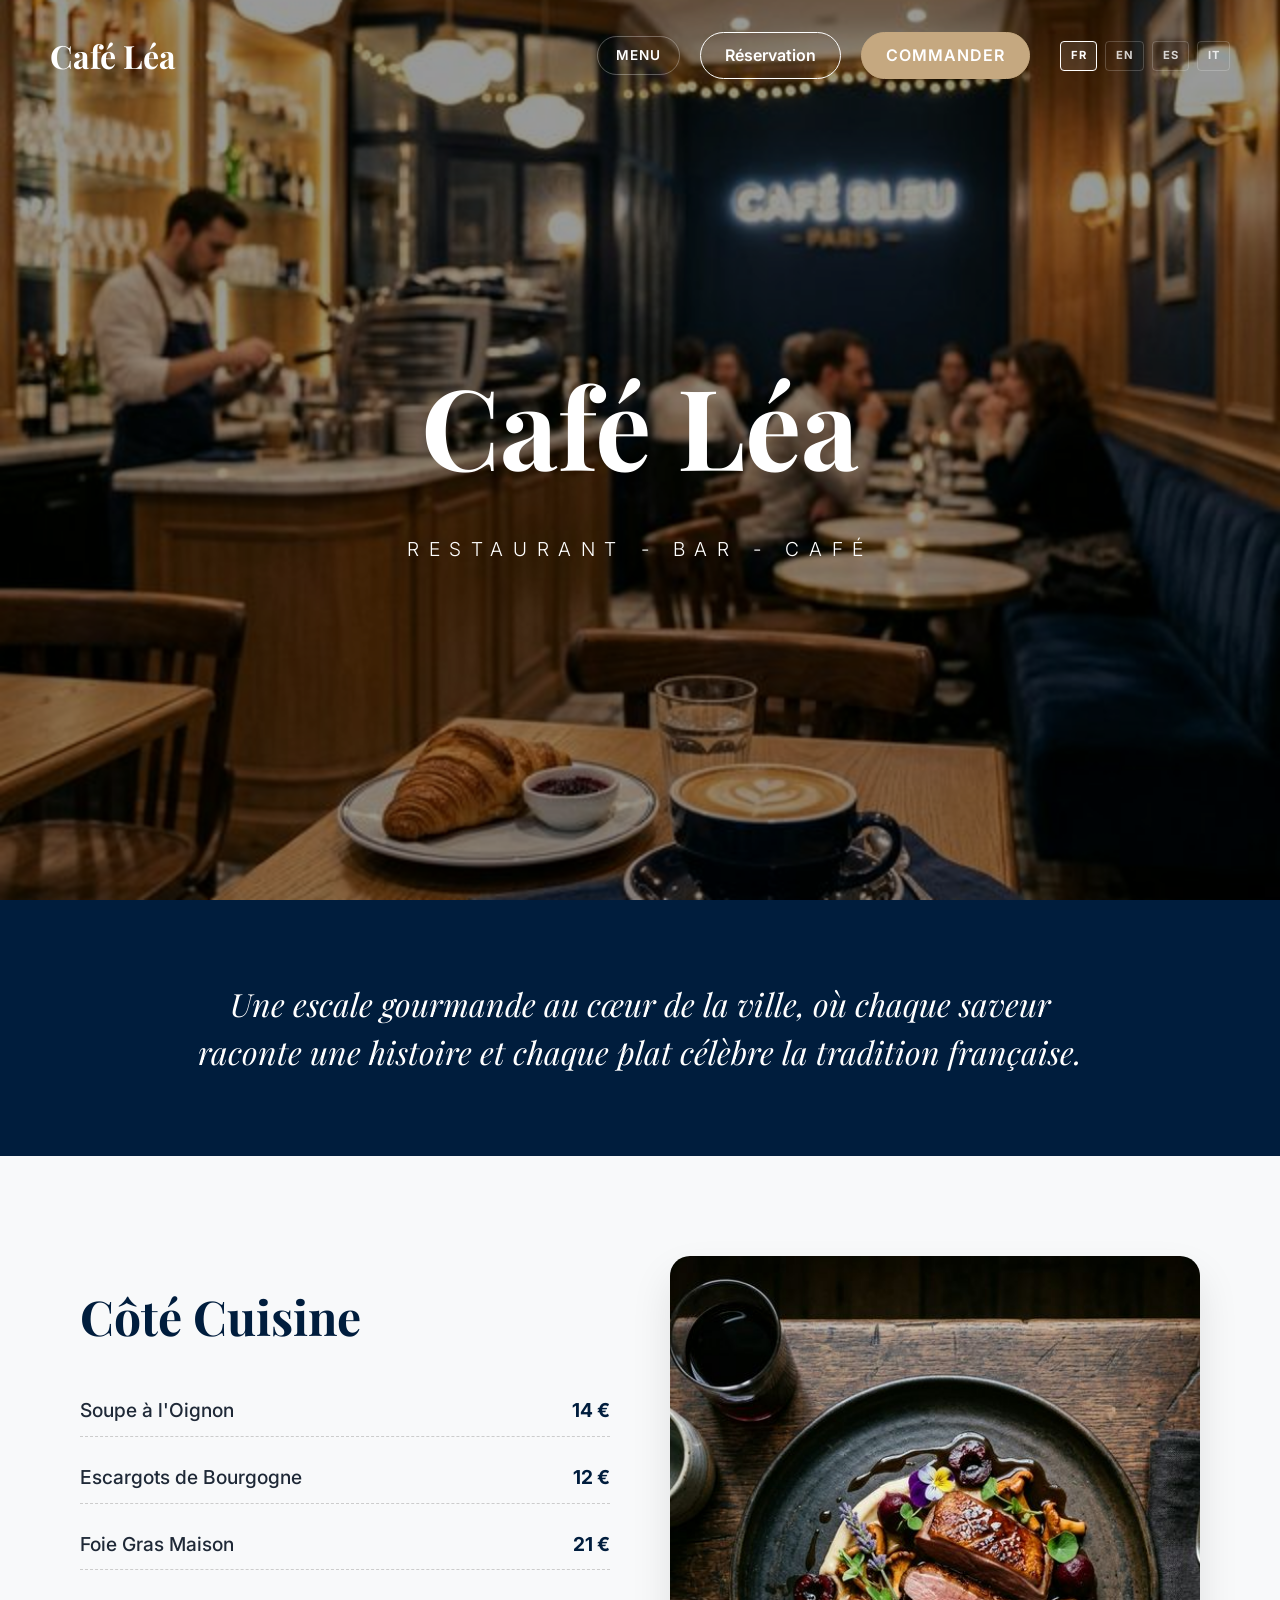
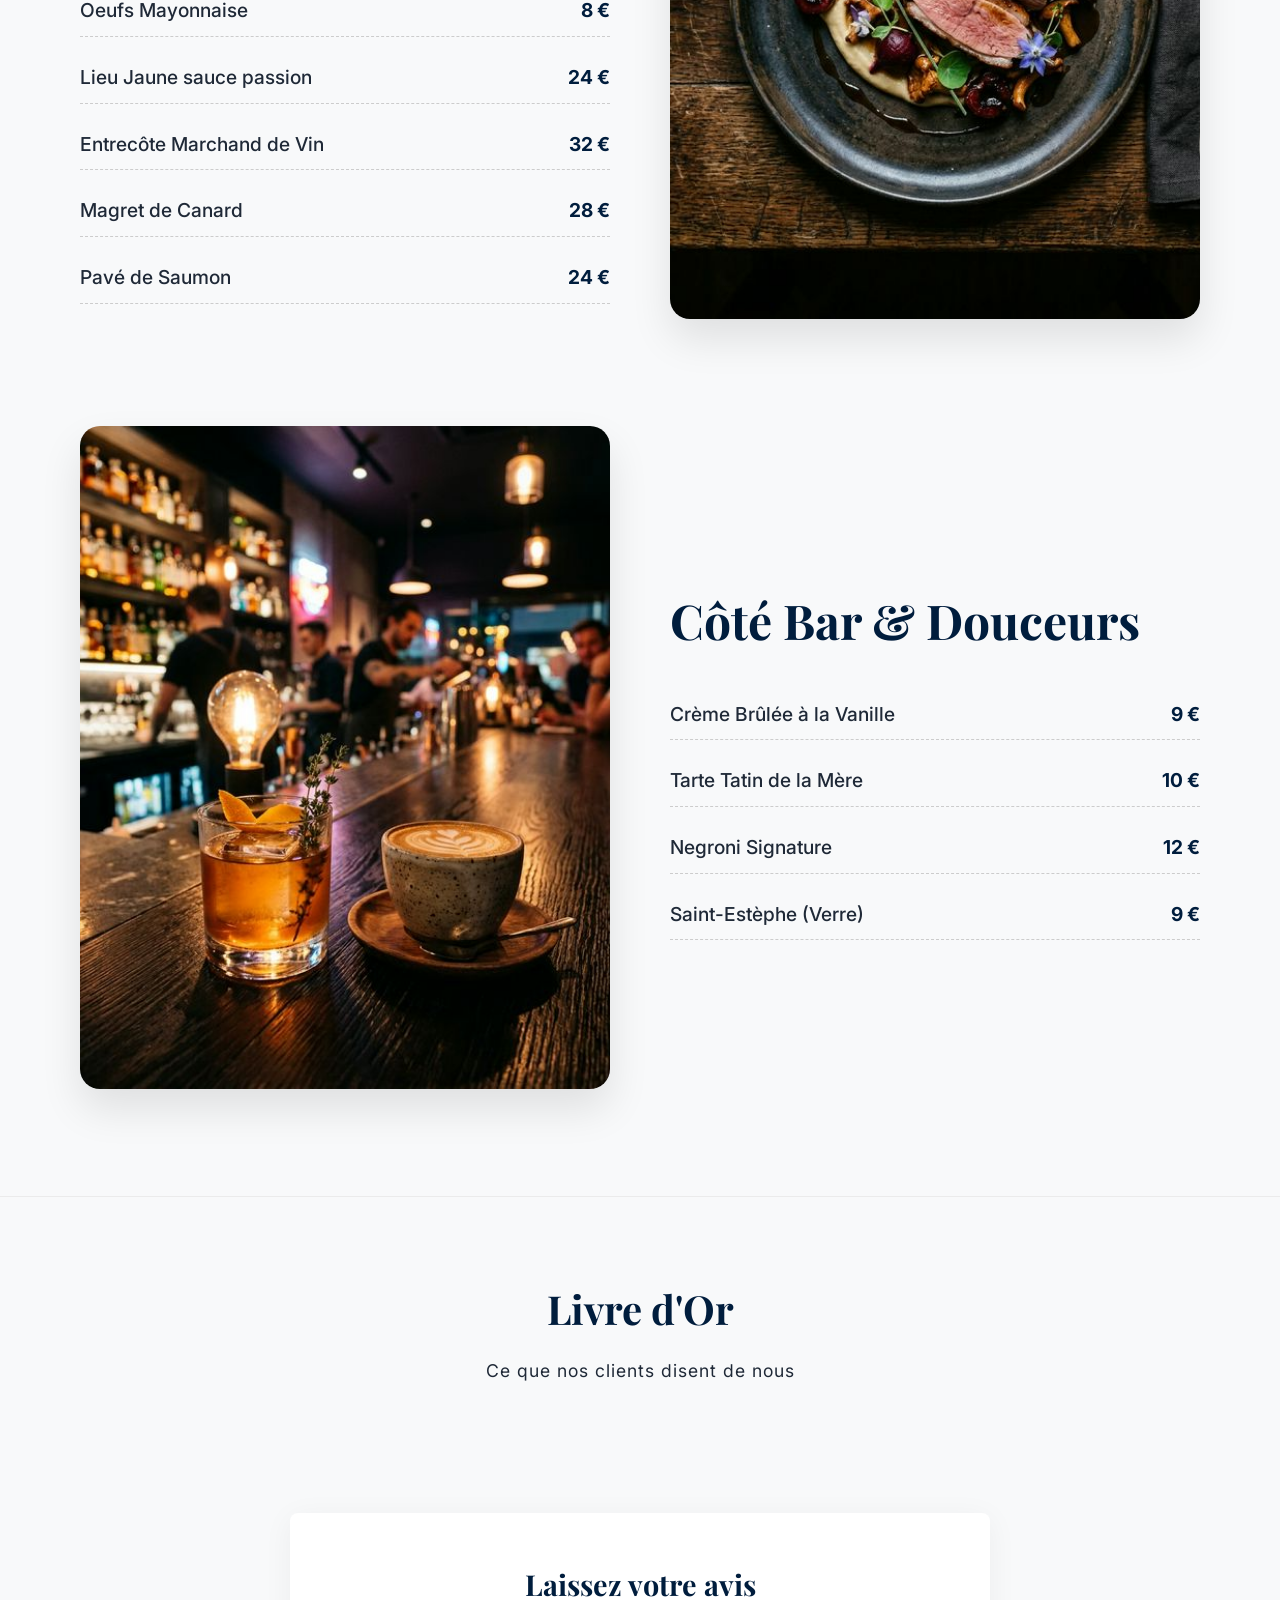
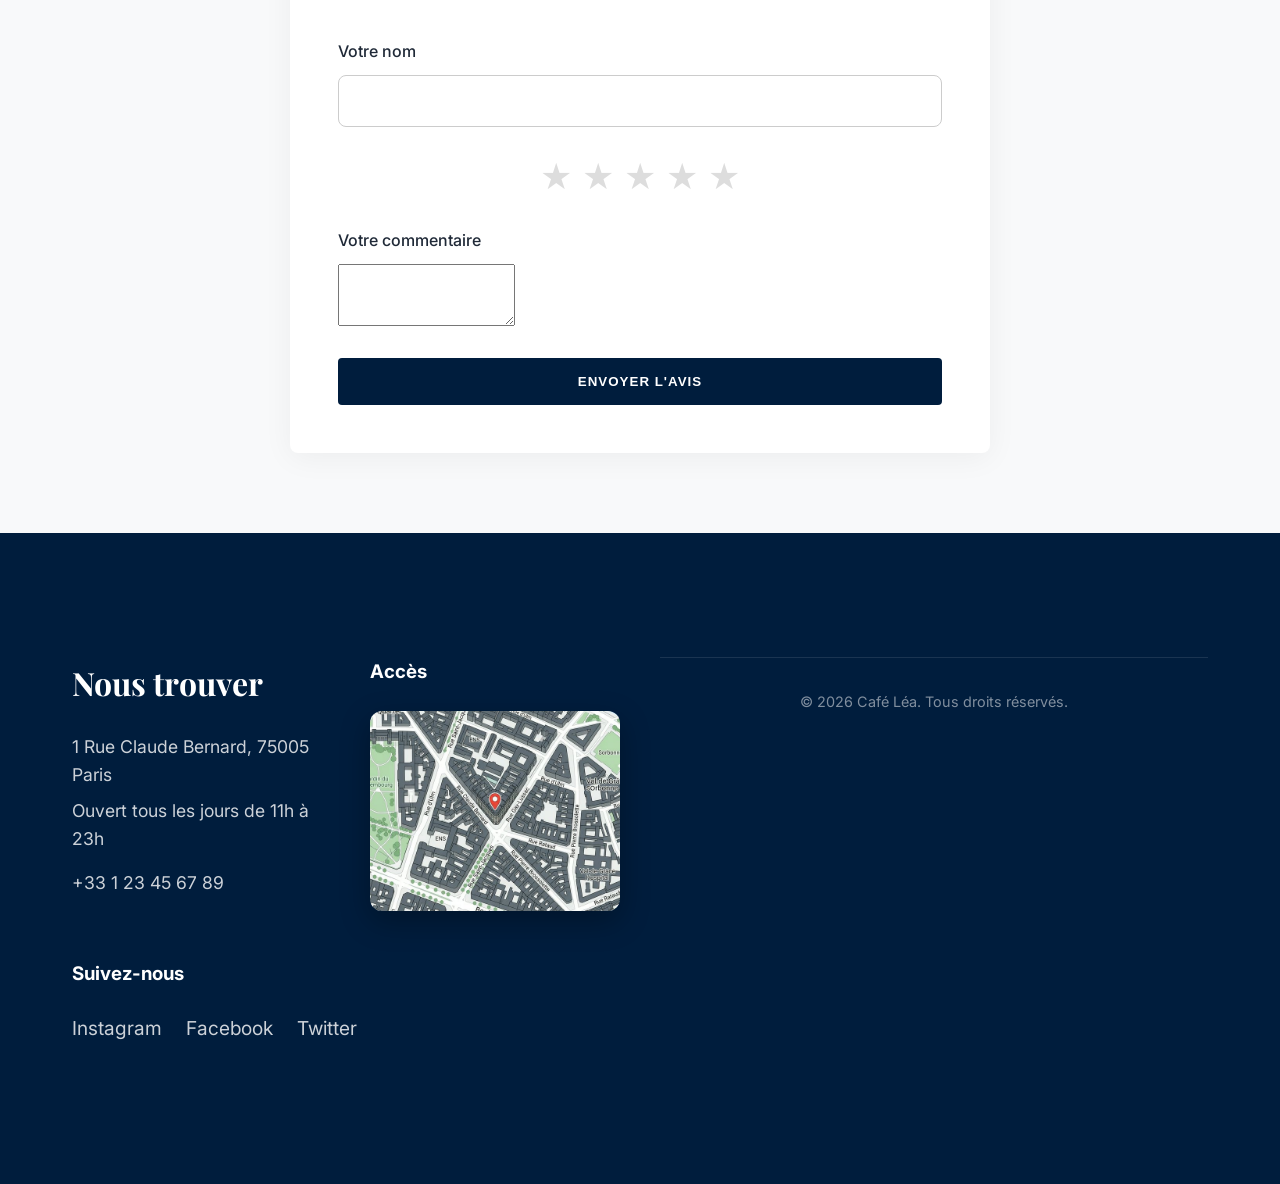
<file: index.html>
<!DOCTYPE html>
<html lang="fr">

<head>
    <meta charset="UTF-8">
    <meta name="viewport" content="width=device-width, initial-scale=1.0">
    <title>Café Léa - Restaurant & Bar</title>
    <link rel="stylesheet" href="style.css">
    <link
        href="https://fonts.googleapis.com/css2?family=Playfair+Display:wght@400;600;700&family=Inter:wght@300;400;500;600&display=swap"
        rel="stylesheet">
</head>

<body>
    <!-- Header Navigation -->
    <header class="top-nav">
        <div class="logo">Café Léa</div>
        <div class="header-actions" style="display: flex; align-items: center; gap: 20px;">
            <a href="menu.html" class="nav-btn-menu" data-i18n="nav_menu">Menu</a>
            <a href="reservation.html" class="nav-btn-reservation" data-i18n="nav_reservation">Réservation</a>
            <a href="commander.html" class="nav-btn-order" data-i18n="nav_order">Commander</a>

            <div class="lang-switcher">
                <a href="#" class="lang-btn" data-lang="fr">FR</a>
                <a href="#" class="lang-btn" data-lang="en">EN</a>
                <a href="#" class="lang-btn" data-lang="es">ES</a>
                <a href="#" class="lang-btn" data-lang="it">IT</a>
            </div>
        </div>
    </header>

    <section class="hero" style="background-image: url('images/hero.png');">
        <div class="hero-overlay"></div>
        <div class="hero-content">
            <h1 class="hero-title">Café Léa</h1>
            <p class="hero-subtitle">RESTAURANT - BAR - CAFÉ</p>
            <div id="weather-widget" class="weather-widget" style="display: none;">
                <span id="weather-icon"></span>
                <span id="weather-temp"></span>
                <span id="weather-desc"></span>
            </div>
        </div>
    </section>

    <!-- Navy Information Band -->
    <section class="info-band">
        <p>Une escale gourmande au cœur de la ville, où chaque saveur raconte une histoire et chaque plat célèbre la
            tradition française.</p>
    </section>

    <!-- Menu Sections -->
    <main id="menu">
        <!-- Section: Entrées & Plats -->
        <section class="grid-section">
            <div class="grid-text">
                <h2>Côté Cuisine</h2>
                <div class="menu-list">
                    <div class="menu-item">
                        <span class="item-name" data-i18n="item_soupe_title">Soupe à l'Oignon</span>
                        <span class="item-price">14 €</span>
                    </div>
                    <div class="menu-item">
                        <span class="item-name" data-i18n="item_escargots_title">Escargots de Bourgogne</span>
                        <span class="item-price">12 €</span>
                    </div>
                    <div class="menu-item">
                        <span class="item-name" data-i18n="item_foie_title">Foie Gras Maison</span>
                        <span class="item-price">21 €</span>
                    </div>
                    <div class="menu-item">
                        <span class="item-name" data-i18n="item_oeufs_title">Oeufs Mayonnaise</span>
                        <span class="item-price">8 €</span>
                    </div>
                    <div class="menu-item">
                        <span class="item-name" data-i18n="item_lieu_title">Lieu Jaune sauce passion</span>
                        <span class="item-price">24 €</span>
                    </div>
                    <div class="menu-item">
                        <span class="item-name" data-i18n="item_entrecote_title">Entrecôte Marchand de Vin</span>
                        <span class="item-price">32 €</span>
                    </div>
                    <div class="menu-item">
                        <span class="item-name" data-i18n="item_magret_title">Magret de Canard</span>
                        <span class="item-price">28 €</span>
                    </div>
                    <div class="menu-item">
                        <span class="item-name" data-i18n="item_saumon_pave_title">Pavé de Saumon</span>
                        <span class="item-price">24 €</span>
                    </div>
                </div>
            </div>
            <div class="grid-image">
                <img src="images/plat.png" alt="Plat du jour">
            </div>
        </section>

        <!-- Section: Desserts & Boissons -->
        <section class="grid-section reverse">
            <div class="grid-text">
                <h2>Côté Bar & Douceurs</h2>
                <div class="menu-list">
                    <div class="menu-item">
                        <span class="item-name" data-i18n="item_creme_title">Crème Brûlée à la Vanille</span>
                        <span class="item-price">9 €</span>
                    </div>
                    <div class="menu-item">
                        <span class="item-name" data-i18n="item_tatin_title">Tarte Tatin de la Mère</span>
                        <span class="item-price">10 €</span>
                    </div>
                    <div class="menu-item">
                        <span class="item-name" data-i18n="item_negroni_title">Negroni Signature</span>
                        <span class="item-price">12 €</span>
                    </div>
                    <div class="menu-item">
                        <span class="item-name" data-i18n="item_vin_title">Saint-Estèphe (Verre)</span>
                        <span class="item-price">9 €</span>
                    </div>
                </div>

            </div>
            <div class="grid-image">
                <img src="images/boissons.png" alt="Cocktails et Desserts">
            </div>
    </section>

        <!-- Reviews Section -->
        <section class="reviews-section" id="reviews">
            <div class="reviews-container">
                <div class="reviews-header">
                    <h2 class="section-title" data-i18n="reviews_title">Livre d'Or</h2>
                    <p class="section-subtitle" data-i18n="reviews_subtitle">Ce que nos clients disent de nous</p>
                </div>
                
                <div class="reviews-grid" id="reviews-grid">
                    <!-- Javascript will populate existing reviews -->
                </div>

                <div class="review-form-container reveal">
                    <h3 data-i18n="reviews_leave">Laissez votre avis</h3>
                    <form id="review-form">
                        <div class="form-group">
                            <label data-i18n="reviews_name">Votre nom</label>
                            <input type="text" id="review-name" required>
                        </div>
                        <div class="form-group">
                            <div class="star-rating-input" id="star-rating-input">
                                <span class="star" data-value="1">★</span>
                                <span class="star" data-value="2">★</span>
                                <span class="star" data-value="3">★</span>
                                <span class="star" data-value="4">★</span>
                                <span class="star" data-value="5">★</span>
                            </div>
                            <input type="hidden" id="review-rating" value="0" required>
                        </div>
                        <div class="form-group">
                            <label data-i18n="reviews_comment">Votre commentaire</label>
                            <textarea id="review-comment" rows="4" required></textarea>
                        </div>
                        <button type="submit" class="btn-submit-review" data-i18n="reviews_submit">Envoyer l'avis</button>
                    </form>
                </div>
            </div>
        </section>
    </main>

    <footer class="footer">
        <div class="footer-content" style="padding: 4rem 2rem 2rem;">
            <div class="footer-grid" style="display: grid; grid-template-columns: repeat(auto-fit, minmax(250px, 1fr)); gap: 3rem; margin-bottom: 3rem;">
                <div class="footer-col reveal">
                    <div class="footer-info">
                        <h3 data-i18n="find_us" style="color: var(--accent-gold); margin-bottom: 1.5rem;">Nous trouver</h3>
                        <p data-i18n="info_address" style="font-size: 1.1rem; margin-bottom: 0.5rem;">1 Rue Claude Bernard, 75005 Paris</p>
                        <p style="opacity: 0.8;">Ouvert tous les jours de 11h à 23h</p>
                        <p style="opacity: 0.8; margin-top: 1rem;">+33 1 23 45 67 89</p>
                    </div>
                </div>
                
                <div class="footer-col reveal">
                    <h3 style="color: var(--accent-gold); margin-bottom: 1.5rem;">Accès</h3>
                    <div class="footer-map" style="border-radius: 12px; overflow: hidden; height: 200px; box-shadow: 0 10px 30px rgba(0,0,0,0.3);">
                        <img src="images/map.png" alt="Plan d'accès" style="width: 100%; height: 100%; object-fit: cover;">
                    </div>
                </div>

                <div class="footer-col reveal">
                    <h3 style="color: var(--accent-gold); margin-bottom: 1.5rem;">Suivez-nous</h3>
                    <div style="display: flex; gap: 1.5rem; font-size: 1.2rem;">
                        <a href="#" style="color: white; text-decoration: none; opacity: 0.8;">Instagram</a>
                        <a href="#" style="color: white; text-decoration: none; opacity: 0.8;">Facebook</a>
                        <a href="#" style="color: white; text-decoration: none; opacity: 0.8;">Twitter</a>
                    </div>
                </div>
            </div>
            
            <div style="border-top: 1px solid rgba(255,255,255,0.1); padding-top: 2rem; text-align: center; color: rgba(255,255,255,0.5); font-size: 0.9rem;" data-i18n="footer_rights">
                &copy; 2026 Café Léa. Tous droits réservés.
            </div>
        </div>
    </footer>

                <script src="app.js">
                </script>

                <script src="script.js"></script>


</body>

</html>
</file>
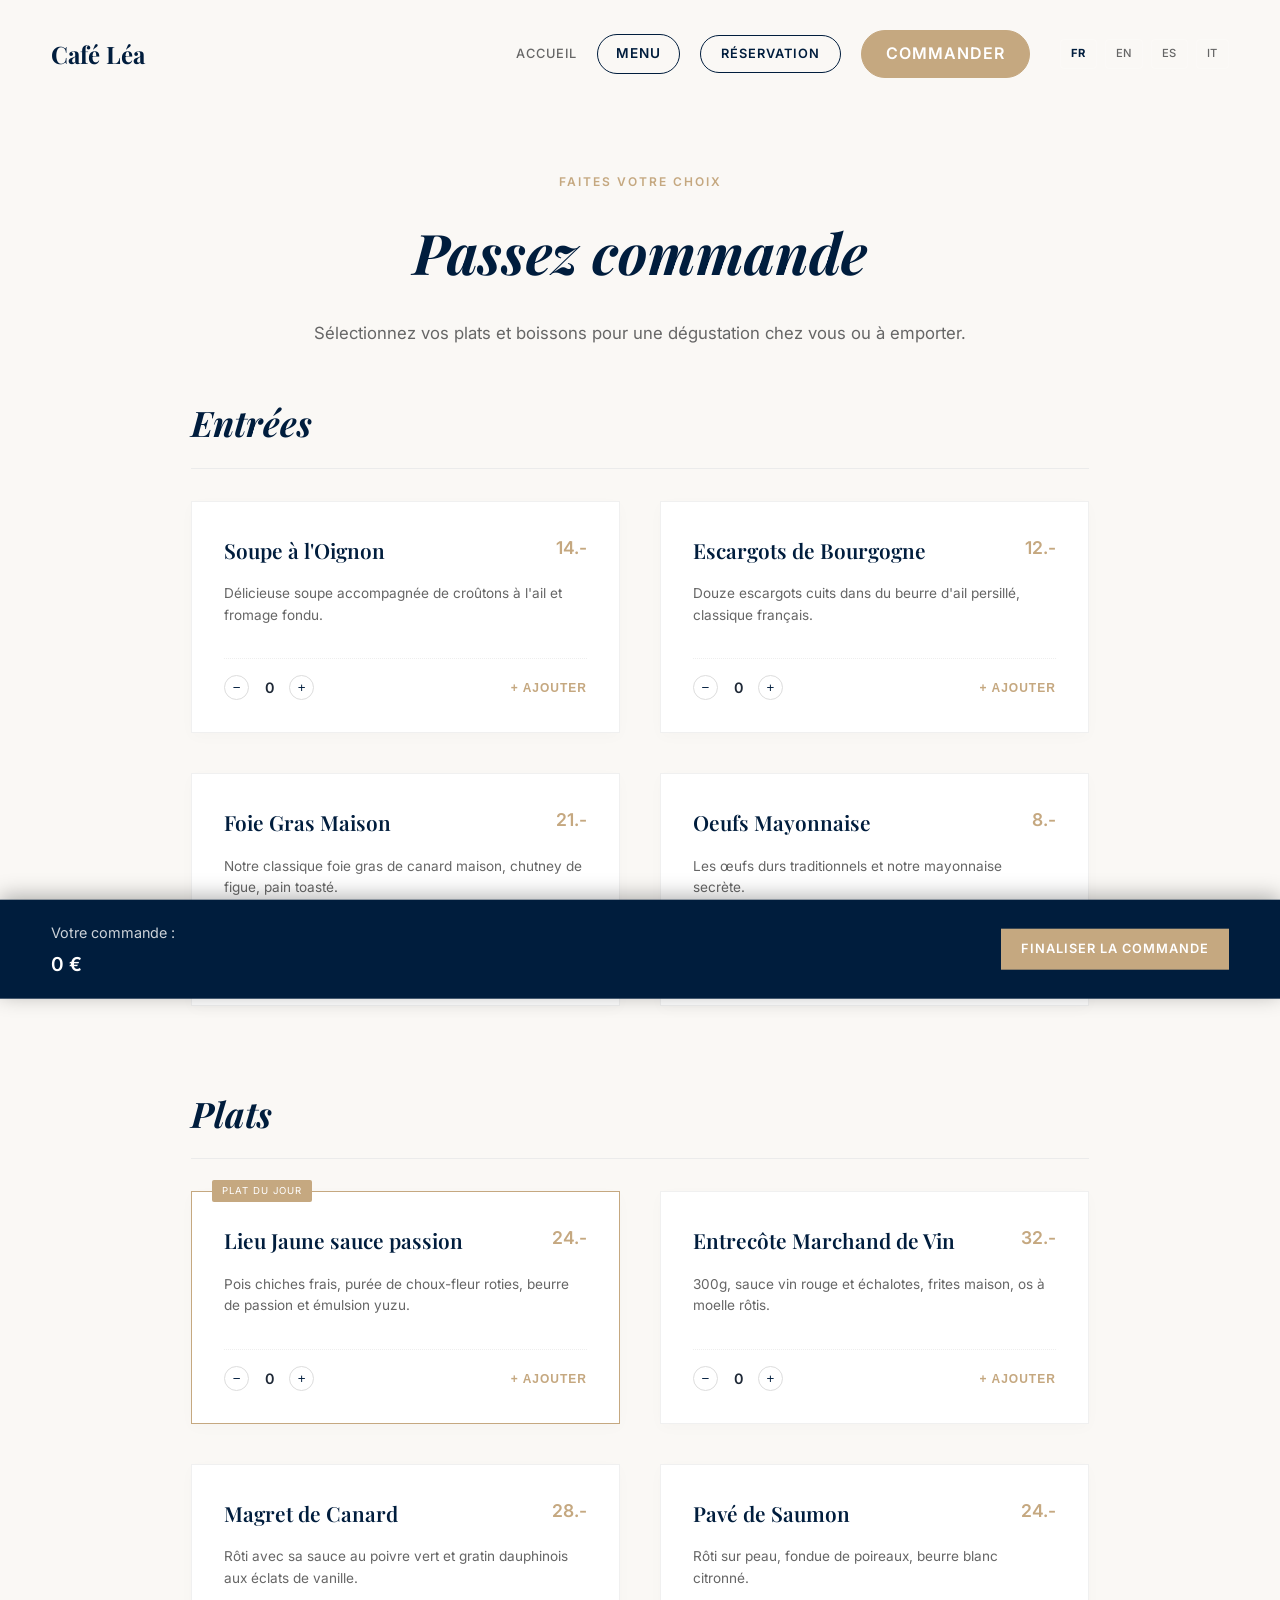
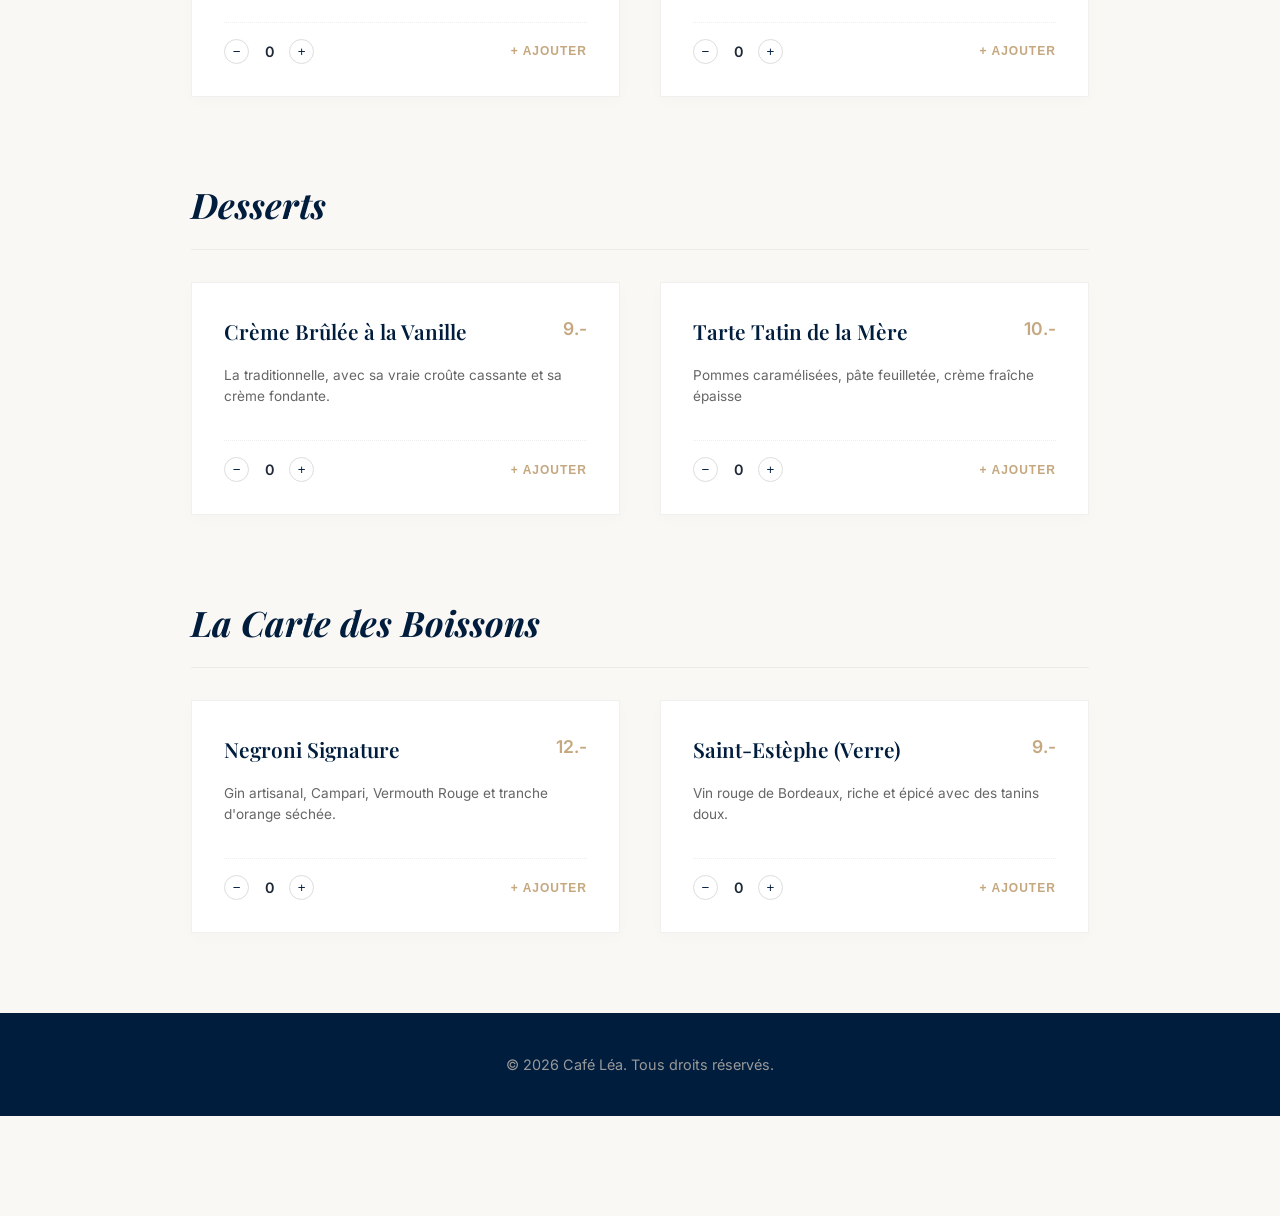
<file: commander.html>
<!DOCTYPE html>
<html lang="fr">
<head>
    <meta charset="UTF-8">
    <meta name="viewport" content="width=device-width, initial-scale=1.0">
    <title>Commander | Café Léa</title>
    <link rel="stylesheet" href="style.css">
    <link href="https://fonts.googleapis.com/css2?family=Playfair+Display:ital,wght@0,400;0,600;0,700;1,400;1,600&family=Inter:wght@300;400;500;600&display=swap" rel="stylesheet">
    <style>
        body {
            background-color: #FAF8F5; /* Cream background matching menu */
            padding-bottom: 100px;
        }
        
        #main-header {
            position: relative;
            background: transparent;
            padding: 30px 4%;
            display: flex;
            justify-content: space-between;
            align-items: center;
        }
        #main-header .logo {
            color: var(--navy);
            font-size: 1.5rem;
        }
        #main-header nav ul li a {
            color: #666;
            font-size: 0.8rem;
            text-transform: uppercase;
            letter-spacing: 1px;
            text-decoration: none;
            font-weight: 500;
            position: relative;
            padding-bottom: 5px;
            transition: color 0.3s ease;
        }
        #main-header nav ul li a::after {
            content: '';
            position: absolute;
            width: 0;
            height: 2px;
            bottom: 0;
            left: 50%;
            background-color: var(--navy);
            transition: all 0.3s ease;
            transform: translateX(-50%);
        }
        #main-header nav ul li a:hover,
        #main-header nav ul li a.active {
            color: var(--navy);
            font-weight: 700;
        }
        #main-header nav ul li a:hover::after,
        #main-header nav ul li a.active::after {
            width: 100%;
        }
        .header-actions .nav-btn-reservation {
            color: var(--navy);
            border: 1px solid var(--navy);
            font-size: 0.8rem;
            padding: 8px 20px;
            background: transparent;
            text-decoration: none;
            border-radius: 30px;
            text-transform: uppercase;
            letter-spacing: 1px;
            font-weight: 600;
        }
        
        .order-page-header {
            text-align: center;
            max-width: 800px;
            margin: 4rem auto 3rem;
            padding: 0 4%;
        }
        .order-page-header .subtitle {
            color: #C5A880;
            text-transform: uppercase;
            letter-spacing: 2px;
            font-size: 0.75rem;
            font-weight: 600;
            margin-bottom: 1rem;
            display: block;
        }
        .order-page-header h1 {
            font-family: var(--font-heading);
            font-size: 3.5rem;
            color: var(--navy);
            font-style: italic;
            margin-bottom: 1.5rem;
        }
        .order-page-header p {
            color: #666;
            line-height: 1.6;
            font-size: 1.05rem;
        }

        .order-container {
            max-width: 1000px;
            margin: 0 auto;
            padding: 0 4%;
        }

        .order-category {
            margin-bottom: 5rem;
        }
        .order-category h2 {
            font-family: var(--font-heading);
            font-size: 2.2rem;
            color: var(--navy);
            border-bottom: 1px solid #EBEBEB;
            padding-bottom: 1rem;
            margin-bottom: 2rem;
            font-style: italic;
        }

        .order-grid {
            display: grid;
            grid-template-columns: 1fr 1fr;
            gap: 2.5rem;
        }
        .order-card {
            background: #FFF;
            border: 1px solid #F0F0F0;
            box-shadow: 0 4px 15px rgba(0,0,0,0.02);
            transition: transform 0.3s;
            display: flex;
            flex-direction: column;
        }
        .order-card-content {
            padding: 2rem;
            display: flex;
            flex-grow: 1;
            flex-direction: column;
        }
        .order-card-header {
            display: flex;
            justify-content: space-between;
            align-items: flex-start;
            margin-bottom: 1rem;
        }
        .order-card-title {
            font-family: var(--font-heading);
            font-size: 1.3rem;
            color: var(--navy);
            font-weight: 600;
            padding-right: 15px;
        }
        .order-card-price {
            font-weight: 600;
            color: #C5A880;
            font-family: var(--font-serif);
            font-size: 1.1rem;
        }
        .order-card-desc {
            font-size: 0.85rem;
            color: #666;
            margin-bottom: 2rem;
            line-height: 1.6;
            flex-grow: 1;
        }
        
        .order-card-actions {
            display: flex;
            align-items: center;
            justify-content: space-between;
            padding-top: 1rem;
            border-top: 1px dotted #EEE;
        }
        
        .qty-controls {
            display: flex;
            align-items: center;
            gap: 15px;
        }
        .qty-controls button {
            background: none;
            border: 1px solid #DDD;
            width: 25px;
            height: 25px;
            display: flex;
            align-items: center;
            justify-content: center;
            border-radius: 50%;
            cursor: pointer;
            color: var(--navy);
            transition: all 0.2s;
        }
        .qty-controls button:hover {
            border-color: var(--navy);
            background: #FDFDFD;
        }
        .qty-display {
            font-weight: 600;
            font-size: 0.9rem;
            min-width: 10px;
            text-align: center;
        }

        .btn-ajouter {
            background: none;
            border: none;
            color: #C5A880;
            font-size: 0.75rem;
            text-transform: uppercase;
            letter-spacing: 1px;
            font-weight: 600;
            cursor: pointer;
            transition: color 0.3s;
        }
        .btn-ajouter:hover {
            color: var(--navy);
        }
        
        /* Sticky Cart Bar for this page */
        .cart-sticky-bar {
            position: fixed;
            bottom: 0;
            left: 0;
            right: 0;
            background: var(--navy);
            color: white;
            display: flex;
            align-items: center;
            justify-content: space-between;
            padding: 1.2rem 4%;
            z-index: 2000;
            box-shadow: 0 -4px 20px rgba(0,0,0,0.3);
            transform: translateY(100%);
            transition: transform 0.4s ease;
        }
        .cart-sticky-bar.visible {
            transform: translateY(0);
        }
        .btn-finaliser {
            background: #C5A880;
            color: white;
            text-decoration: none;
            padding: 10px 20px;
            text-transform: uppercase;
            font-size: 0.8rem;
            font-weight: 600;
            letter-spacing: 1px;
        }
        .btn-finaliser:hover {
            background: #B4966B;
        }
    </style>
</head>
<body>
    <header id="main-header">
        <div class="logo">Café Léa</div>
        <div class="header-actions" style="display: flex; align-items: center; gap: 20px;">
            <a href="index.html" class="nav-btn-secondary" data-i18n="nav_accueil" style="color: #666; text-decoration: none; font-size: 0.8rem; text-transform: uppercase; letter-spacing: 1px; font-weight: 500;">Accueil</a>
            <a href="menu.html" class="nav-btn-menu" data-i18n="nav_menu" style="color: var(--navy); border-color: var(--navy);">Menu</a>
            <a href="reservation.html" class="nav-btn-reservation" data-i18n="nav_reservation">Réservation</a>
            <a href="commander.html" class="nav-btn-order" data-i18n="nav_order">Commander</a>

            <div class="lang-switcher">
                <a href="#" class="lang-btn" data-lang="fr">FR</a>
                <a href="#" class="lang-btn" data-lang="en">EN</a>
                <a href="#" class="lang-btn" data-lang="es">ES</a>
                <a href="#" class="lang-btn" data-lang="it">IT</a>
            </div>
        </div>
    </header>

    <main>
        <div class="order-page-header">
             <span class="subtitle" data-i18n="order_page_subtitle">FAITES VOTRE CHOIX</span>
            <h1 data-i18n="commander_hero_title">Passez commande</h1>
            <p data-i18n="commander_hero_desc">Sélectionnez vos plats et boissons pour une dégustation chez vous ou à emporter.</p>
        </div>

        <div class="order-container">
            <!-- Entrées -->
            <div class="order-category">
                <h2 data-i18n="cat_entrées">Les Entrées</h2>
                <div class="order-grid">
                    <div class="order-card">
                        <div class="order-card-content">
                            <div class="order-card-header">
                                <span class="order-card-title" data-i18n="item_soupe_title">Soupe à l'Oignon</span>
                                <span class="order-card-price">14.-</span>
                            </div>
                            <p class="order-card-desc" data-i18n="item_soupe_desc">Délicieuse soupe accompagnée de croûtons à l'ail et fromage fondu.</p>
                            <div class="order-card-actions">
                                <div class="qty-controls">
                                    <button class="qty-btn-menu" data-action="minus" data-item="soupe_oignon">−</button>
                                    <span class="qty-display" id="qty-soupe_oignon">0</span>
                                    <button class="qty-btn-menu" data-action="plus" data-item="soupe_oignon">+</button>
                                </div>
                                <button class="btn-ajouter add-to-cart" data-name="soupe_oignon" data-price="14"><span data-i18n="add_to_cart_btn_upper">+ AJOUTER</span></button>
                            </div>
                        </div>
                    </div>

                    <div class="order-card">
                        <div class="order-card-content">
                            <div class="order-card-header">
                                <span class="order-card-title" data-i18n="item_escargots_title">Escargots de Bourgogne</span>
                                <span class="order-card-price">12.-</span>
                            </div>
                            <p class="order-card-desc" data-i18n="item_escargots_desc">Douze escargots cuits dans du beurre d'ail persillé, classique français.</p>
                            <div class="order-card-actions">
                                <div class="qty-controls">
                                    <button class="qty-btn-menu" data-action="minus" data-item="escargots">−</button>
                                    <span class="qty-display" id="qty-escargots">0</span>
                                    <button class="qty-btn-menu" data-action="plus" data-item="escargots">+</button>
                                </div>
                                <button class="btn-ajouter add-to-cart" data-name="escargots" data-price="12"><span data-i18n="add_to_cart_btn_upper">+ AJOUTER</span></button>
                            </div>
                        </div>
                    </div>

                    <div class="order-card">
                        <div class="order-card-content">
                            <div class="order-card-header">
                                <span class="order-card-title" data-i18n="item_foie_title">Foie Gras Maison</span>
                                <span class="order-card-price">21.-</span>
                            </div>
                            <p class="order-card-desc" data-i18n="item_foie_desc">Notre classique foie gras de canard maison, chutney de figue, pain toasté.</p>
                            <div class="order-card-actions">
                                <div class="qty-controls">
                                    <button class="qty-btn-menu" data-action="minus" data-item="foie_gras">−</button>
                                    <span class="qty-display" id="qty-foie_gras">0</span>
                                    <button class="qty-btn-menu" data-action="plus" data-item="foie_gras">+</button>
                                </div>
                                <button class="btn-ajouter add-to-cart" data-name="foie_gras" data-price="21"><span data-i18n="add_to_cart_btn_upper">+ AJOUTER</span></button>
                            </div>
                        </div>
                    </div>

                    <div class="order-card">
                        <div class="order-card-content">
                            <div class="order-card-header">
                                <span class="order-card-title" data-i18n="item_oeufs_title">Oeufs Mayonnaise</span>
                                <span class="order-card-price">8.-</span>
                            </div>
                            <p class="order-card-desc" data-i18n="item_oeufs_desc">Les œufs durs traditionnels et notre mayonnaise secrète.</p>
                            <div class="order-card-actions">
                                <div class="qty-controls">
                                    <button class="qty-btn-menu" data-action="minus" data-item="oeufs_mayo">−</button>
                                    <span class="qty-display" id="qty-oeufs_mayo">0</span>
                                    <button class="qty-btn-menu" data-action="plus" data-item="oeufs_mayo">+</button>
                                </div>
                                <button class="btn-ajouter add-to-cart" data-name="oeufs_mayo" data-price="8"><span data-i18n="add_to_cart_btn_upper">+ AJOUTER</span></button>
                            </div>
                        </div>
                    </div>
                </div>
            </div>

            <!-- Plats -->
            <div class="order-category">
                <h2 data-i18n="cat_plats">Les Plats</h2>
                <div class="order-grid">
                    
                    <div class="order-card" style="border: 1px solid #C5A880; position:relative;">
                        <span style="position:absolute; top:-12px; left:20px; background:#C5A880; color:white; font-size:0.6rem; text-transform:uppercase; padding:3px 10px; letter-spacing:1px; border-radius:2px;" data-i18n="plat_du_jour_badge">Plat du jour</span>
                        <div class="order-card-content">
                            <div class="order-card-header">
                                <span class="order-card-title" data-i18n="item_lieu_title">Lieu Jaune sauce passion</span>
                                <span class="order-card-price">24.-</span>
                            </div>
                            <p class="order-card-desc" data-i18n="item_lieu_desc">Pois chiches frais, purée de choux-fleur roties, beurre de passion et émulsion yuzu.</p>
                            <div class="order-card-actions">
                                <div class="qty-controls">
                                    <button class="qty-btn-menu" data-action="minus" data-item="lieu_jaune">−</button>
                                    <span class="qty-display" id="qty-lieu_jaune">0</span>
                                    <button class="qty-btn-menu" data-action="plus" data-item="lieu_jaune">+</button>
                                </div>
                                <button class="btn-ajouter add-to-cart" data-name="lieu_jaune" data-price="24"><span data-i18n="add_to_cart_btn_upper">+ AJOUTER</span></button>
                            </div>
                        </div>
                    </div>

                    <div class="order-card">
                        <div class="order-card-content">
                            <div class="order-card-header">
                                <span class="order-card-title" data-i18n="item_entrecote_title">Entrecôte Marchand de Vin</span>
                                <span class="order-card-price">32.-</span>
                            </div>
                            <p class="order-card-desc" data-i18n="item_entrecote_desc">300g, sauce vin rouge et échalotes, frites maison, os à moelle rôtis.</p>
                            <div class="order-card-actions">
                                <div class="qty-controls">
                                    <button class="qty-btn-menu" data-action="minus" data-item="entrecote">−</button>
                                    <span class="qty-display" id="qty-entrecote">0</span>
                                    <button class="qty-btn-menu" data-action="plus" data-item="entrecote">+</button>
                                </div>
                                <button class="btn-ajouter add-to-cart" data-name="entrecote" data-price="32"><span data-i18n="add_to_cart_btn_upper">+ AJOUTER</span></button>
                            </div>
                        </div>
                    </div>

                    <div class="order-card">
                        <div class="order-card-content">
                            <div class="order-card-header">
                                <span class="order-card-title" data-i18n="item_magret_title">Magret de Canard</span>
                                <span class="order-card-price">28.-</span>
                            </div>
                            <p class="order-card-desc" data-i18n="item_magret_desc">Rôti avec sa sauce au poivre vert et gratin dauphinois aux éclats de vanille.</p>
                            <div class="order-card-actions">
                                <div class="qty-controls">
                                    <button class="qty-btn-menu" data-action="minus" data-item="magret_canard">−</button>
                                    <span class="qty-display" id="qty-magret_canard">0</span>
                                    <button class="qty-btn-menu" data-action="plus" data-item="magret_canard">+</button>
                                </div>
                                <button class="btn-ajouter add-to-cart" data-name="magret_canard" data-price="28"><span data-i18n="add_to_cart_btn_upper">+ AJOUTER</span></button>
                            </div>
                        </div>
                    </div>

                    <div class="order-card">
                        <div class="order-card-content">
                            <div class="order-card-header">
                                <span class="order-card-title" data-i18n="item_saumon_pave_title">Pavé de Saumon</span>
                                <span class="order-card-price">24.-</span>
                            </div>
                            <p class="order-card-desc" data-i18n="item_saumon_pave_desc">Rôti sur peau, fondue de poireaux, beurre blanc citronné.</p>
                            <div class="order-card-actions">
                                <div class="qty-controls">
                                    <button class="qty-btn-menu" data-action="minus" data-item="saumon_pave">−</button>
                                    <span class="qty-display" id="qty-saumon_pave">0</span>
                                    <button class="qty-btn-menu" data-action="plus" data-item="saumon_pave">+</button>
                                </div>
                                <button class="btn-ajouter add-to-cart" data-name="saumon_pave" data-price="24"><span data-i18n="add_to_cart_btn_upper">+ AJOUTER</span></button>
                            </div>
                        </div>
                    </div>
                </div>
            </div>

            <!-- Desserts -->
            <div class="order-category">
                <h2 data-i18n="cat_desserts">Les Desserts</h2>
                <div class="order-grid">
                    <div class="order-card">
                        <div class="order-card-content">
                            <div class="order-card-header">
                                <span class="order-card-title" data-i18n="item_creme_title">Crème Brûlée à la Vanille</span>
                                <span class="order-card-price">9.-</span>
                            </div>
                            <p class="order-card-desc" data-i18n="item_creme_desc">La traditionnelle, avec sa vraie croûte cassante et sa crème fondante.</p>
                            <div class="order-card-actions">
                                <div class="qty-controls">
                                    <button class="qty-btn-menu" data-action="minus" data-item="creme_brulee">−</button>
                                    <span class="qty-display" id="qty-creme_brulee">0</span>
                                    <button class="qty-btn-menu" data-action="plus" data-item="creme_brulee">+</button>
                                </div>
                                <button class="btn-ajouter add-to-cart" data-name="creme_brulee" data-price="9"><span data-i18n="add_to_cart_btn_upper">+ AJOUTER</span></button>
                            </div>
                        </div>
                    </div>

                    <div class="order-card">
                        <div class="order-card-content">
                            <div class="order-card-header">
                                <span class="order-card-title" data-i18n="item_tatin_title">Tarte Tatin de la Mère</span>
                                <span class="order-card-price">10.-</span>
                            </div>
                            <p class="order-card-desc" data-i18n="item_tatin_desc">Pommes fondantes et très caramélisées, crème fraiche épaisse.</p>
                            <div class="order-card-actions">
                                <div class="qty-controls">
                                    <button class="qty-btn-menu" data-action="minus" data-item="tarte_tatin">−</button>
                                    <span class="qty-display" id="qty-tarte_tatin">0</span>
                                    <button class="qty-btn-menu" data-action="plus" data-item="tarte_tatin">+</button>
                                </div>
                                <button class="btn-ajouter add-to-cart" data-name="tarte_tatin" data-price="10"><span data-i18n="add_to_cart_btn_upper">+ AJOUTER</span></button>
                            </div>
                        </div>
                    </div>
                </div>
            </div>

            <!-- Boissons -->
            <div class="order-category">
                <h2 data-i18n="drinks_title">Les Boissons</h2>
                <div class="order-grid">
                    <div class="order-card">
                        <div class="order-card-content">
                            <div class="order-card-header">
                                <span class="order-card-title" data-i18n="item_negroni_title">Negroni Signature</span>
                                <span class="order-card-price">12.-</span>
                            </div>
                            <p class="order-card-desc" data-i18n="item_negroni_desc">Gin artisanal, Campari, Vermouth Rouge et tranche d'orange séchée.</p>
                            <div class="order-card-actions">
                                <div class="qty-controls">
                                    <button class="qty-btn-menu" data-action="minus" data-item="negroni">−</button>
                                    <span class="qty-display" id="qty-negroni">0</span>
                                    <button class="qty-btn-menu" data-action="plus" data-item="negroni">+</button>
                                </div>
                                <button class="btn-ajouter add-to-cart" data-name="negroni" data-price="12"><span data-i18n="add_to_cart_btn_upper">+ AJOUTER</span></button>
                            </div>
                        </div>
                    </div>

                    <div class="order-card">
                        <div class="order-card-content">
                            <div class="order-card-header">
                                <span class="order-card-title" data-i18n="item_vin_title">Saint-Estèphe (Verre)</span>
                                <span class="order-card-price">9.-</span>
                            </div>
                            <p class="order-card-desc" data-i18n="item_vin_desc">Vin rouge de Bordeaux, riche et épicé avec des tanins doux.</p>
                            <div class="order-card-actions">
                                <div class="qty-controls">
                                    <button class="qty-btn-menu" data-action="minus" data-item="vin_verre">−</button>
                                    <span class="qty-display" id="qty-vin_verre">0</span>
                                    <button class="qty-btn-menu" data-action="plus" data-item="vin_verre">+</button>
                                </div>
                                <button class="btn-ajouter add-to-cart" data-name="vin_verre" data-price="9"><span data-i18n="add_to_cart_btn_upper">+ AJOUTER</span></button>
                            </div>
                        </div>
                    </div>
                </div>
            </div>

        </div>

    </main>

    <!-- Sticky Cart Bar -->
    <div class="cart-sticky-bar" id="cart-bar">
        <div>
            <span style="font-size: 0.9rem; opacity: 0.8;" data-i18n="cart_summary">Votre commande :</span>
            <div style="font-size: 1.2rem; font-weight: 600; margin-top: 4px;" id="cart-total-display">0 €</div>
        </div>
        <a href="finaliser-commande.html" class="btn-finaliser">FINALISER LA COMMANDE</a>
    </div>

    <footer style="text-align: center; padding: 40px; color: #999; font-size: 0.9rem;">
        <p data-i18n="footer_rights">© 2026 Café Léa. Tous droits réservés.</p>
    </footer>

    <!-- Scripts -->
    <script type="module">
        import translations from './translations.js';

        // Cart Logic
        let cart = JSON.parse(localStorage.getItem('lea_cart')) || [];
        
        function updateCartStorage() {
            localStorage.setItem('lea_cart', JSON.stringify(cart));
            renderCartUI();
        }

        function calculateTotal() {
            return cart.reduce((sum, item) => sum + (item.price * item.qty), 0);
        }

        function renderCartUI() {
            // Update individual displays
            document.querySelectorAll('.qty-display').forEach(el => {
                const id = el.id.replace('qty-', '');
                const inCart = cart.find(c => c.id === id);
                el.innerText = inCart ? inCart.qty : '0';
            });

            // Update sticky bar
            const total = calculateTotal();
            const bar = document.getElementById('cart-bar');
            if(total > 0) {
                bar.classList.add('visible');
                document.getElementById('cart-total-display').innerText = total + '.-';
            } else {
                bar.classList.remove('visible');
            }
        }

        // Qty controls logic
        document.querySelectorAll('.qty-btn-menu').forEach(btn => {
            btn.addEventListener('click', (e) => {
                const action = e.currentTarget.dataset.action;
                const id = e.currentTarget.dataset.item;
                const price = parseFloat(document.querySelector(`button.add-to-cart[data-name="${id}"]`).dataset.price);

                let existing = cart.find(c => c.id === id);

                if (action === 'plus') {
                    if (existing) {
                        existing.qty += 1;
                    } else {
                        cart.push({ id, qty: 1, price });
                    }
                } else if (action === 'minus') {
                    if (existing && existing.qty > 0) {
                        existing.qty -= 1;
                        if (existing.qty === 0) {
                            cart = cart.filter(c => c.id !== id);
                        }
                    }
                }
                updateCartStorage();
            });
        });

        // Add to cart main button logic
        document.querySelectorAll('.add-to-cart').forEach(btn => {
            btn.addEventListener('click', (e) => {
                const id = e.currentTarget.dataset.name;
                const price = parseFloat(e.currentTarget.dataset.price);
                
                let existing = cart.find(c => c.id === id);
                if (existing) {
                    existing.qty += 1;
                } else {
                    cart.push({ id, qty: 1, price });
                }
                updateCartStorage();

                /* Visual feedback */
                const originalText = e.currentTarget.innerHTML;
                e.currentTarget.innerHTML = '<span style="color:var(--navy)">Ajouté ✓</span>';
                setTimeout(() => {
                    e.currentTarget.innerHTML = originalText;
                }, 1000);
            });
        });

        // Initialize UI
        renderCartUI();

        // Language Switcher
        const languageSwitcher = () => {
            const langBtns = document.querySelectorAll('.lang-btn');
            
            function setLang(lang) {
                langBtns.forEach(b => { b.style.color = '#666'; b.style.fontWeight = '500'; });
                
                const activeBtn = document.querySelector(`.lang-btn[data-lang="${lang}"]`);
                if(activeBtn) {
                    activeBtn.style.color = 'var(--navy)';
                    activeBtn.style.fontWeight = '700';
                }

                document.querySelectorAll('[data-i18n]').forEach(el => {
                    const key = el.getAttribute('data-i18n');
                    if (translations[lang] && translations[lang][key]) {
                        if (el.tagName === 'INPUT' || el.tagName === 'TEXTAREA') {
                            el.placeholder = translations[lang][key];
                        } else {
                            el.innerHTML = translations[lang][key];
                        }
                    }
                });
            }

            setLang('fr');

            langBtns.forEach(btn => {
                btn.addEventListener('click', (e) => {
                    e.preventDefault();
                    setLang(e.target.dataset.lang);
                });
            });
        };
        languageSwitcher();
    </script>
</body>
</html>
</file>
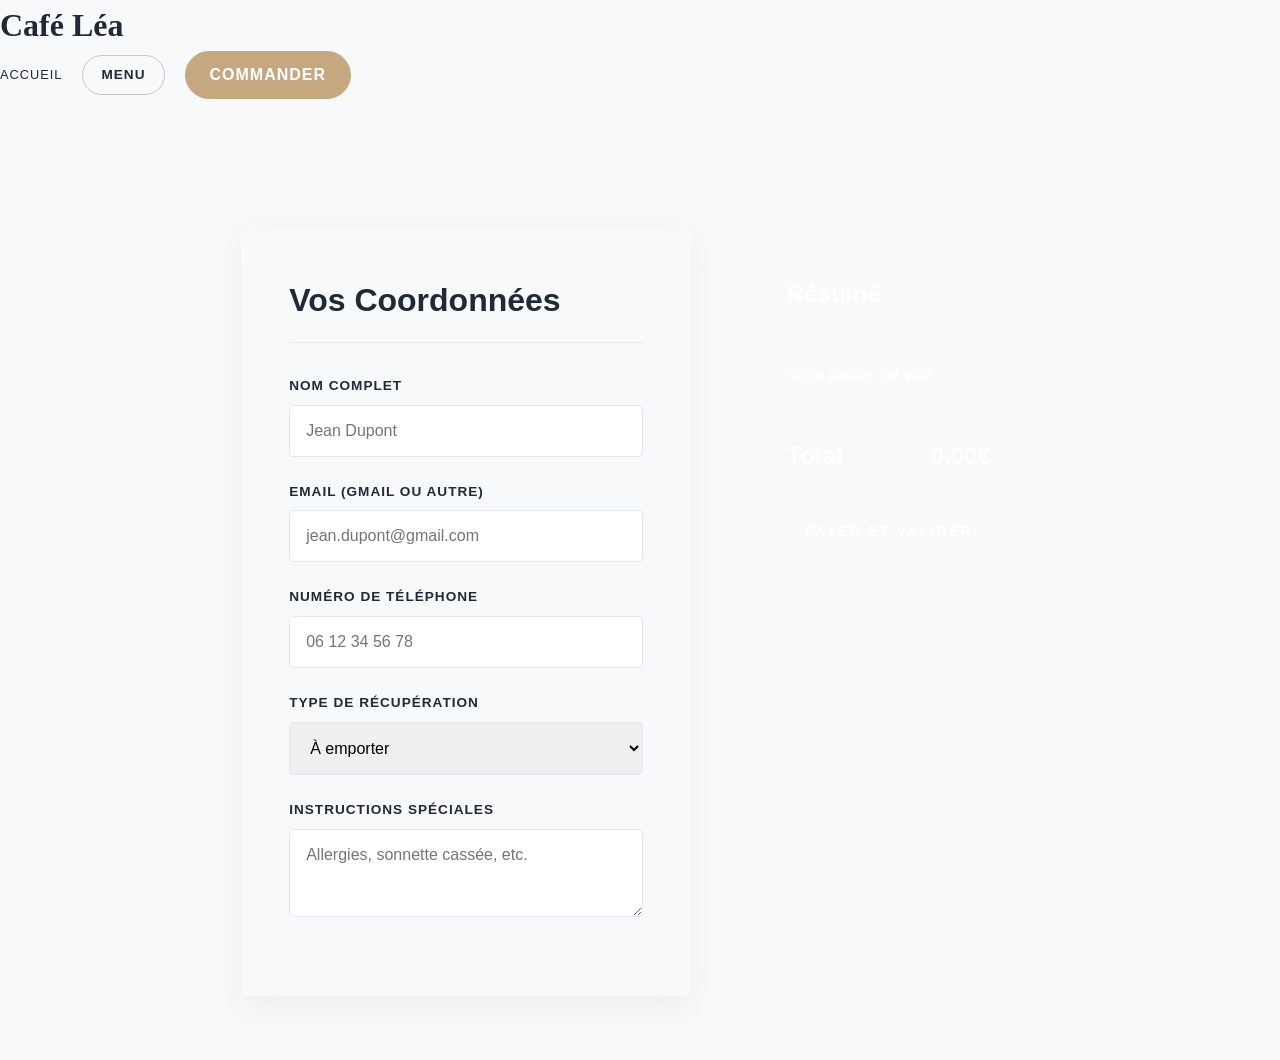
<file: finaliser-commande.html>
<!DOCTYPE html>
<html lang="fr">
<head>
    <meta charset="UTF-8">
    <meta name="viewport" content="width=device-width, initial-scale=1.0">
    <title>Finaliser la Commande | Café Léa</title>
    <link rel="stylesheet" href="style.css">
    <style>
        .checkout-container {
            max-width: 900px;
            margin: 8rem auto 4rem;
            display: grid;
            grid-template-columns: 1.5fr 1fr;
            gap: 3rem;
            padding: 0 4%;
        }
        .checkout-form {
            background: var(--bg-white);
            padding: 3rem;
            border-radius: 8px;
            box-shadow: 0 10px 30px rgba(0,0,0,0.05);
        }
        .checkout-form h2 {
            font-size: 2rem;
            margin-bottom: 2rem;
            color: var(--text-dark);
            border-bottom: 1px solid #EBEBEB;
            padding-bottom: 1rem;
        }
        .form-group {
            margin-bottom: 1.5rem;
        }
        .form-group label {
            display: block;
            margin-bottom: 0.5rem;
            font-size: 0.85rem;
            text-transform: uppercase;
            letter-spacing: 1px;
            font-weight: 600;
        }
        .form-group input, .form-group select, .form-group textarea {
            width: 100%;
            padding: 1rem;
            border: 1px solid #E2E8F0;
            border-radius: 4px;
            font-family: var(--font-sans);
            font-size: 1rem;
        }
        .form-group input:focus {
            outline: none;
            border-color: var(--accent-gold);
        }
        
        .checkout-summary {
            background: var(--bg-navy);
            color: white;
            padding: 3rem;
            border-radius: 8px;
            height: fit-content;
            position: sticky;
            top: 100px;
        }
        .checkout-summary h2 {
            font-size: 1.5rem;
            color: var(--accent-gold);
            margin-bottom: 2rem;
            border-bottom: 1px solid rgba(255,255,255,0.1);
            padding-bottom: 1rem;
        }
        .summary-items {
            margin-bottom: 2rem;
            max-height: 300px;
            overflow-y: auto;
        }
        .summary-item {
            display: flex;
            justify-content: space-between;
            margin-bottom: 1rem;
            font-size: 0.9rem;
            color: #CCD1D5;
        }
        .summary-item strong {
            color: white;
            font-weight: 500;
        }
        .summary-total {
            display: flex;
            justify-content: space-between;
            font-size: 1.5rem;
            font-weight: 700;
            font-family: var(--font-serif);
            color: var(--accent-gold);
            border-top: 1px solid rgba(255,255,255,0.1);
            padding-top: 1rem;
            margin-bottom: 2rem;
        }
        .btn-pay {
            width: 100%;
            background: var(--accent-gold);
            color: white;
            border: none;
            padding: 1rem;
            font-size: 0.9rem;
            text-transform: uppercase;
            letter-spacing: 2px;
            font-weight: 700;
            cursor: pointer;
            transition: var(--transition);
        }
        .btn-pay:hover {
            background: #B8936A;
            transform: translateY(-2px);
        }
        
        @media (max-width: 768px) {
            .checkout-container {
                grid-template-columns: 1fr;
            }
        }
    </style>
</head>
<body>
    <header id="main-header" class="scrolled">
        <div class="logo">Café Léa</div>
        <div class="header-actions" style="display: flex; align-items: center; gap: 20px;">
            <a href="index.html" class="nav-btn-secondary" data-i18n="nav_accueil" style="color: var(--dark); text-decoration: none; font-size: 0.8rem; text-transform: uppercase; letter-spacing: 1px; font-weight: 500;">Accueil</a>
            <a href="menu.html" class="nav-btn-menu" data-i18n="nav_menu">Menu</a>
            <a href="commander.html" class="nav-btn-order" data-i18n="nav_order">Retour à la commande</a>
        </div>
    </header>


    <main>
        <div class="checkout-container">
            <div class="checkout-form">
                <h2>Vos Coordonnées</h2>
                <form id="checkoutForm">
                    <div class="form-group">
                        <label>Nom complet</label>
                        <input type="text" placeholder="Jean Dupont" required>
                    </div>
                    <div class="form-group">
                        <label>Email (Gmail ou autre)</label>
                        <input type="email" placeholder="jean.dupont@gmail.com" required>
                    </div>
                    <div class="form-group">
                        <label>Numéro de téléphone</label>
                        <input type="tel" placeholder="06 12 34 56 78" required>
                    </div>
                    <div class="form-group">
                        <label>Type de récupération</label>
                        <select required>
                            <option value="emporter">À emporter</option>
                            <option value="livraison">Livraison (+4€)</option>
                        </select>
                    </div>
                    <div class="form-group">
                        <label>Instructions spéciales</label>
                        <textarea rows="3" placeholder="Allergies, sonnette cassée, etc."></textarea>
                    </div>
                </form>
            </div>

            <div class="checkout-summary">
                <h2>Résumé</h2>
                <div class="summary-items" id="checkout-items-list">
                    <!-- Javascript will fill this -->
                </div>
                <div class="summary-total">
                    <span>Total</span>
                    <span id="checkout-total">0.00€</span>
                </div>
                <button class="btn-pay" onclick="alert('Commande validée ! Un email de confirmation vous sera envoyé.')">Payer et Valider</button>
            </div>
        </div>
    </main>

    <script src="script.js"></script>
    <script>
        // Specific logic to populate checkout summary from localStorage on this page
        document.addEventListener('DOMContentLoaded', () => {
            const checkoutList = document.getElementById('checkout-items-list');
            const checkoutTotal = document.getElementById('checkout-total');
            const cart = JSON.parse(localStorage.getItem('cafe_lea_cart')) || [];
            
            if(cart.length === 0) {
                checkoutList.innerHTML = '<p>Votre panier est vide.</p>';
            } else {
                checkoutList.innerHTML = cart.map(item => `
                    <div class="summary-item">
                        <span>${item.quantity}x <strong>${item.name.replace(/_/g, ' ')}</strong></span>
                        <span>${(item.price * item.quantity).toFixed(2)}€</span>
                    </div>
                `).join('');
                
                const total = cart.reduce((sum, item) => sum + (item.price * item.quantity), 0);
                checkoutTotal.textContent = total.toFixed(2) + '€';
            }
        });
    </script>
</body>
</html>
</file>
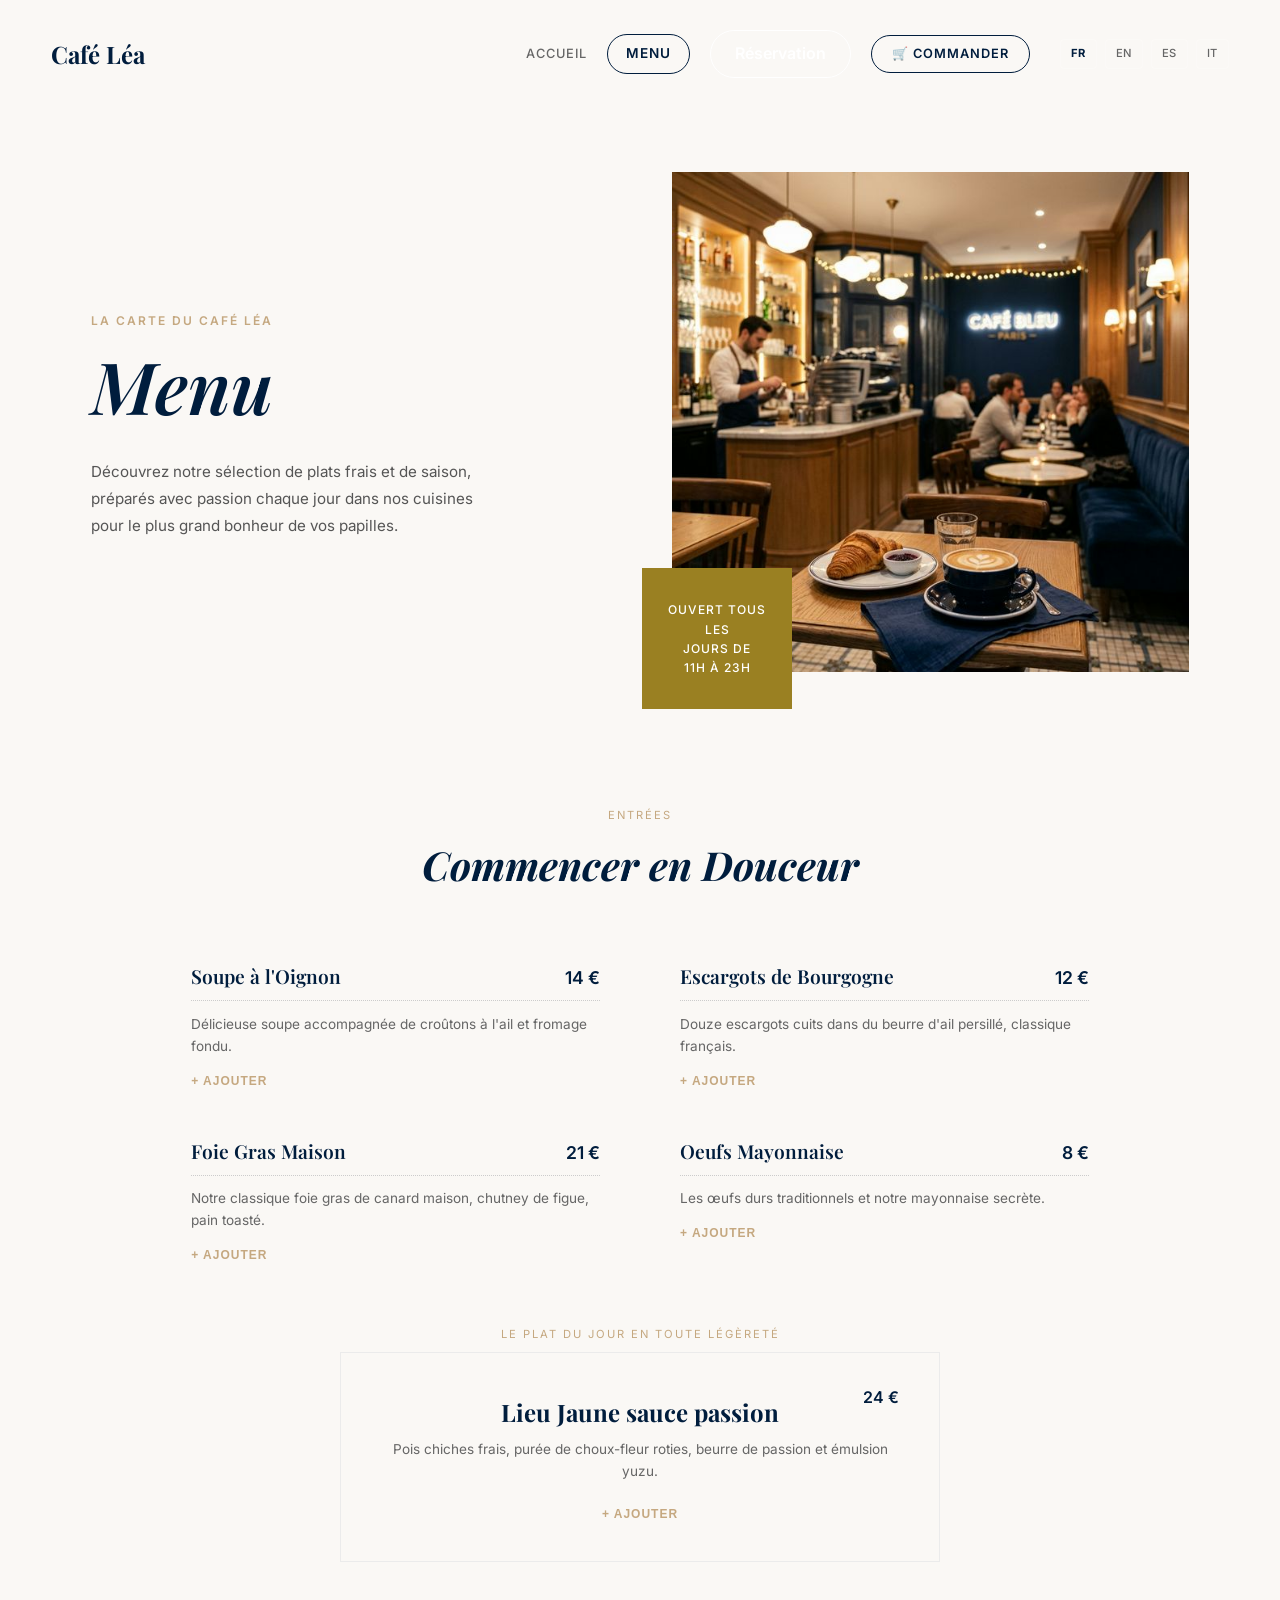
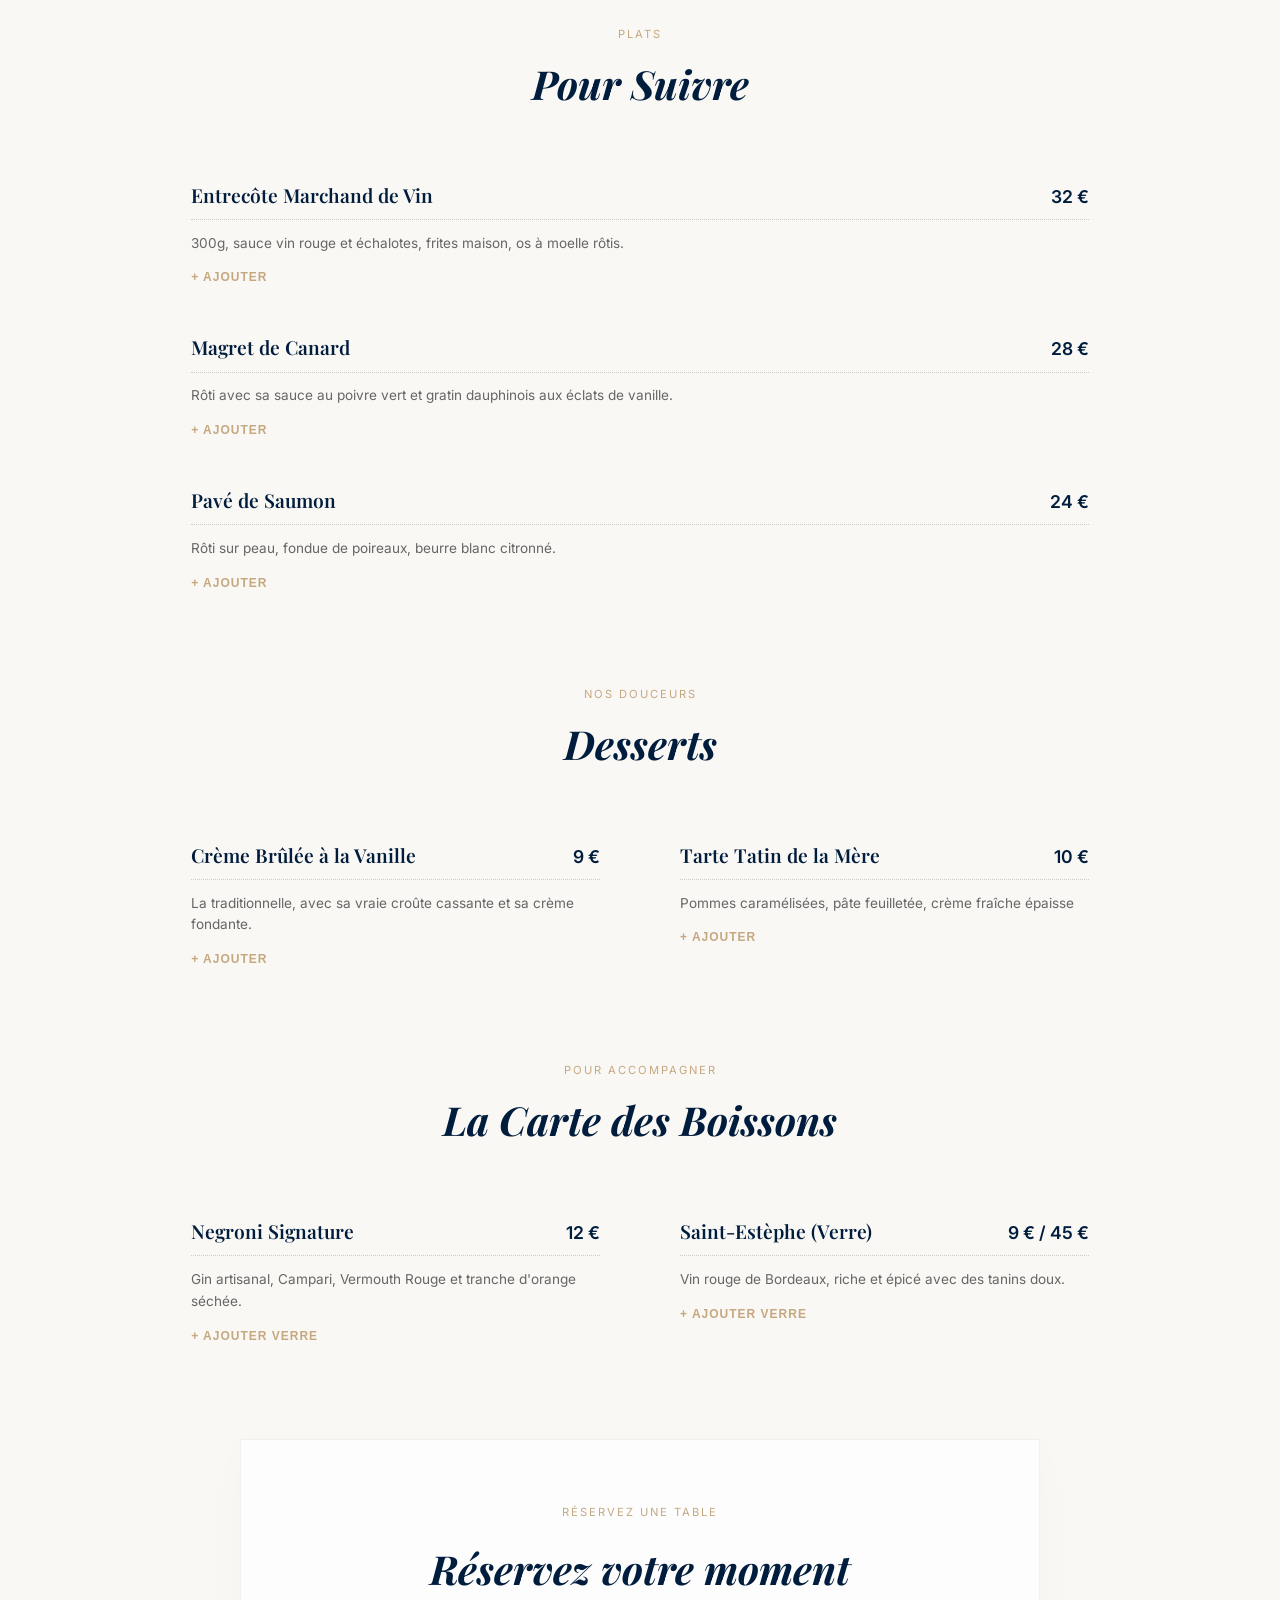
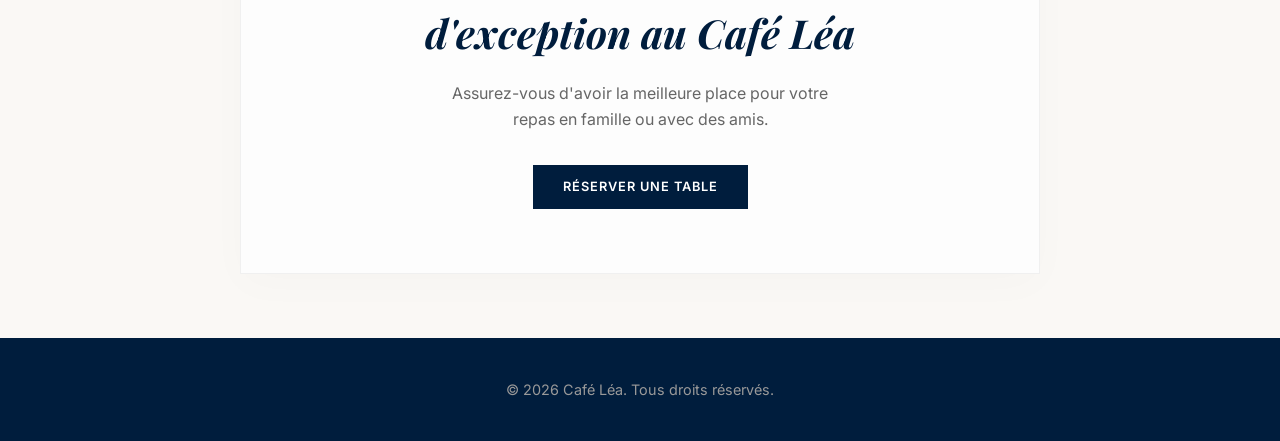
<file: menu.html>
<!DOCTYPE html>
<html lang="fr">
<head>
    <meta charset="UTF-8">
    <meta name="viewport" content="width=device-width, initial-scale=1.0">
    <title>Menu | Café Léa</title>
    <link rel="stylesheet" href="style.css">
    <link href="https://fonts.googleapis.com/css2?family=Playfair+Display:ital,wght@0,400;0,600;0,700;1,400;1,600&family=Inter:wght@300;400;500;600&display=swap" rel="stylesheet">
    <style>
        body {
            background-color: #FAF8F5; /* Cream background like in the image */
        }
        
        /* Navbar specific for Menu page according to design */
        #main-header {
            position: relative;
            background: transparent;
            padding: 30px 4%;
            display: flex;
            justify-content: space-between;
            align-items: center;
        }
        #main-header .logo {
            color: var(--navy);
            font-size: 1.5rem;
        }
        #main-header nav ul li a {
            color: #666;
            font-size: 0.8rem;
            text-transform: uppercase;
            letter-spacing: 1px;
            text-decoration: none;
            font-weight: 500;
            position: relative;
            padding-bottom: 5px;
            transition: color 0.3s ease;
        }
        #main-header nav ul li a::after {
            content: '';
            position: absolute;
            width: 0;
            height: 2px;
            bottom: 0;
            left: 50%;
            background-color: var(--navy);
            transition: all 0.3s ease;
            transform: translateX(-50%);
        }
        #main-header nav ul li a:hover,
        #main-header nav ul li a.active {
            color: var(--navy);
            font-weight: 700;
        }
        #main-header nav ul li a:hover::after,
        #main-header nav ul li a.active::after {
            width: 100%;
        }
        .header-actions .nav-btn-order {
            background: transparent;
            color: var(--navy);
            border: 1px solid var(--navy);
            font-size: 0.8rem;
            padding: 8px 20px;
        }
        .header-actions .nav-btn-order::before {
            content: "🛒 ";
        }
        
        /* Hero Menu Section */
        .menu-hero {
            max-width: 1200px;
            margin: 4rem auto 8rem;
            padding: 0 4%;
            display: grid;
            grid-template-columns: 1fr 1fr;
            gap: 4rem;
            align-items: center;
        }
        .menu-hero-text .subtitle {
            color: #C5A880; /* Gold */
            text-transform: uppercase;
            letter-spacing: 2px;
            font-size: 0.75rem;
            font-weight: 600;
            margin-bottom: 1rem;
            display: block;
        }
        .menu-hero-text h1 {
            font-family: var(--font-heading);
            font-size: 4.5rem;
            color: var(--navy);
            line-height: 1.1;
            margin-bottom: 2rem;
            font-style: italic;
            font-weight: 600;
        }
        .menu-hero-text p {
            color: #555;
            font-size: 0.95rem;
            max-width: 400px;
            line-height: 1.8;
        }
        .menu-hero-image {
            position: relative;
        }
        .menu-hero-image img {
            width: 100%;
            height: auto;
            max-height: 500px;
            object-fit: cover;
        }
        .open-hours-badge {
            position: absolute;
            bottom: -30px;
            left: -30px;
            background: #9A8022; /* Darker Gold / Olive */
            color: white;
            padding: 2rem 1.5rem;
            text-align: center;
            width: 150px;
        }
        .open-hours-badge p {
            font-size: 0.75rem;
            text-transform: uppercase;
            letter-spacing: 1px;
            line-height: 1.6;
            margin: 0;
            font-weight: 500;
        }

        /* Menu Categories Layout */
        .menu-section-block {
            max-width: 1000px;
            margin: 0 auto 6rem;
            padding: 0 4%;
        }
        .menu-section-header {
            text-align: center;
            margin-bottom: 4rem;
        }
        .menu-section-header .sub {
            color: #C5A880;
            text-transform: uppercase;
            font-size: 0.7rem;
            letter-spacing: 2px;
            margin-bottom: 0.5rem;
            display: block;
        }
        .menu-section-header h2 {
            font-family: var(--font-heading);
            font-size: 2.5rem;
            color: var(--navy);
            font-style: italic;
        }
        
        /* 2-Column Grid for Items */
        .items-grid {
            display: grid;
            grid-template-columns: 1fr 1fr;
            gap: 3rem 5rem;
        }
        
        .menu-item-clean {
            display: flex;
            flex-direction: column;
        }
        .menu-item-clean-header {
            display: flex;
            justify-content: space-between;
            align-items: baseline;
            border-bottom: 1px dotted #CCC;
            padding-bottom: 0.5rem;
            margin-bottom: 0.8rem;
        }
        .menu-item-clean-header h3 {
            font-family: var(--font-heading);
            font-size: 1.2rem;
            color: var(--navy);
            font-weight: 600;
        }
        .menu-item-clean-header .price {
            font-family: var(--font-serif);
            font-size: 1.1rem;
            color: var(--navy);
            font-weight: 600;
        }
        .menu-item-clean p {
            font-size: 0.85rem;
            color: #666;
            line-height: 1.6;
            margin-bottom: 1rem;
        }
        
        /* Add button styled subtly */
        .btn-add-subtle {
            align-self: flex-start;
            background: none;
            border: none;
            color: #C5A880;
            font-size: 0.75rem;
            text-transform: uppercase;
            letter-spacing: 1px;
            font-weight: 600;
            cursor: pointer;
            padding: 0;
            transition: var(--transition);
        }
        .btn-add-subtle:hover {
            color: var(--navy);
        }

        /* Plat du jour highlight block */
        .plat-du-jour-block {
            text-align: center;
            margin: -2rem 0 4rem;
        }
        .plat-du-jour-block .sub {
            color: #C5A880;
            text-transform: uppercase;
            font-size: 0.7rem;
            letter-spacing: 2px;
            margin-bottom: 0.5rem;
            display: block;
        }
        .plat-du-jour-box {
            border: 1px solid #EBEBEB;
            padding: 2.5rem;
            max-width: 600px;
            margin: 0 auto;
            position: relative;
        }
        .plat-du-jour-title {
            font-family: var(--font-heading);
            font-size: 1.5rem;
            color: var(--navy);
            margin-bottom: 0.5rem;
        }
        .plat-du-jour-desc {
            font-size: 0.85rem;
            color: #666;
            margin-bottom: 1.5rem;
        }
        .plat-p {
            position: absolute;
            top: 2rem;
            right: 2.5rem;
            font-weight: 600;
            color: var(--navy);
        }

        /* Bottom CTA Reservation */
        .reservation-cta {
            background: #FDFDFD;
            max-width: 800px;
            margin: 6rem auto 4rem;
            padding: 4rem 2rem;
            text-align: center;
            border: 1px solid #F0F0F0;
            box-shadow: 0 10px 40px rgba(0,0,0,0.02);
        }
        .reservation-cta .sub {
            color: #C5A880;
            text-transform: uppercase;
            font-size: 0.7rem;
            letter-spacing: 2px;
            margin-bottom: 1rem;
            display: block;
        }
        .reservation-cta h2 {
            font-family: var(--font-heading);
            font-size: 2.5rem;
            color: var(--navy);
            font-style: italic;
            margin-bottom: 1rem;
        }
        .reservation-cta p {
            color: #666;
            margin-bottom: 2rem;
            max-width: 400px;
            margin-left: auto;
            margin-right: auto;
        }
        .btn-reserve {
            display: inline-block;
            background: var(--navy);
            color: white;
            text-decoration: none;
            padding: 12px 30px;
            text-transform: uppercase;
            letter-spacing: 1px;
            font-size: 0.8rem;
            font-weight: 600;
            transition: background 0.3s;
        }
        .btn-reserve:hover {
            background: #111;
        }

    </style>
</head>
<body>
    <header id="main-header">
        <div class="logo">Café Léa</div>
        <div class="header-actions" style="display: flex; align-items: center; gap: 20px;">
            <a href="index.html" class="nav-btn-secondary" data-i18n="nav_accueil" style="color: #666; text-decoration: none; font-size: 0.8rem; text-transform: uppercase; letter-spacing: 1px; font-weight: 500;">Accueil</a>
            <a href="menu.html" class="nav-btn-menu" data-i18n="nav_menu" style="color: var(--navy); border-color: var(--navy);">Menu</a>
            <a href="reservation.html" class="nav-btn-reservation" data-i18n="nav_reservation">Réservation</a>
            <a href="commander.html" class="nav-btn-order" data-i18n="nav_order">Commander</a>

            <div class="lang-switcher">
                <a href="#" class="lang-btn" data-lang="fr">FR</a>
                <a href="#" class="lang-btn" data-lang="en">EN</a>
                <a href="#" class="lang-btn" data-lang="es">ES</a>
                <a href="#" class="lang-btn" data-lang="it">IT</a>
            </div>
        </div>
    </header>

    <main>
        <!-- Hero Menu -->
        <section class="menu-hero">
            <div class="menu-hero-text">
                <span class="subtitle" data-i18n="menu_hero_subtitle">LA CARTE DU CAFÉ LÉA</span>
                <h1>Menu</h1>
                <p data-i18n="menu_hero_desc">Découvrez notre sélection de plats frais et de saison, préparés avec passion chaque jour dans nos cuisines pour le plus grand bonheur de vos papilles.</p>
            </div>
            <div class="menu-hero-image">
                <img src="images/hero.png" alt="Plats Café Léa">
                <div class="open-hours-badge">
                    <p data-i18n="menu_hero_badge">Ouvert tous les<br>jours de<br>11h à 23h</p>
                </div>
            </div>
        </section>

        <!-- Section: Entrées & Plats -->
        <section class="menu-section-block">
            <div class="menu-section-header">
                <span class="sub" data-i18n="cat_entrées">Les Entrées</span>
                <h2>Commencer en Douceur</h2>
            </div>
            
            <div class="items-grid">
                <!-- Entrée 1 -->
                <div class="menu-item-clean">
                    <div class="menu-item-clean-header">
                        <h3 data-i18n="item_soupe_title">Soupe à l'Oignon</h3>
                        <span class="price">14 €</span>
                    </div>
                    <p data-i18n="item_soupe_desc">Délicieuse soupe accompagnée de croûtons à l'ail et fromage fondu.</p>
                    <button class="btn-add-subtle add-to-cart" data-name="soupe_oignon" data-price="14"><span data-i18n="add_to_cart_btn">+ Ajouter</span></button>
                </div>
                <!-- Entrée 2 -->
                <div class="menu-item-clean">
                    <div class="menu-item-clean-header">
                        <h3 data-i18n="item_escargots_title">Escargots de Bourgogne</h3>
                        <span class="price">12 €</span>
                    </div>
                    <p data-i18n="item_escargots_desc">Douze escargots cuits dans du beurre d'ail persillé, classique français.</p>
                    <button class="btn-add-subtle add-to-cart" data-name="escargots" data-price="12"><span data-i18n="add_to_cart_btn">+ Ajouter</span></button>
                </div>
                <!-- Entrée 3 -->
                <div class="menu-item-clean">
                    <div class="menu-item-clean-header">
                        <h3 data-i18n="item_foie_title">Foie Gras Maison</h3>
                        <span class="price">21 €</span>
                    </div>
                    <p data-i18n="item_foie_desc">Notre classique foie gras de canard maison, chutney de figue, pain toasté.</p>
                    <button class="btn-add-subtle add-to-cart" data-name="foie_gras" data-price="21"><span data-i18n="add_to_cart_btn">+ Ajouter</span></button>
                </div>
                <!-- Entrée 4 -->
                <div class="menu-item-clean">
                    <div class="menu-item-clean-header">
                        <h3 data-i18n="item_oeufs_title">Oeufs Mayonnaise</h3>
                        <span class="price">8 €</span>
                    </div>
                    <p data-i18n="item_oeufs_desc">Les œufs durs traditionnels et notre mayonnaise secrète.</p>
                    <button class="btn-add-subtle add-to-cart" data-name="oeufs_mayo" data-price="8"><span data-i18n="add_to_cart_btn">+ Ajouter</span></button>
                </div>
            </div>

        </section>

        <!-- Plat du jour banner -->
        <div class="plat-du-jour-block">
            <span class="sub" data-i18n="plat_du_jour_sub">LE PLAT DU JOUR EN TOUTE LÉGÈRETÉ</span>
            <div class="plat-du-jour-box">
                <span class="plat-p">24 €</span>
                <h3 class="plat-du-jour-title" data-i18n="item_lieu_title">Lieu Jaune sauce passion</h3>
                <p class="plat-du-jour-desc" data-i18n="item_lieu_desc">Pois chiches frais, purée de choux-fleur roties, beurre de passion et émulsion yuzu.</p>
                <button class="btn-add-subtle add-to-cart" data-name="lieu_jaune" data-price="24" style="margin: 0 auto; display:block;"><span data-i18n="add_to_cart_btn">+ Ajouter</span></button>
            </div>
        </div>

        <section class="menu-section-block">
            <div class="menu-section-header">
                <span class="sub" data-i18n="cat_plats">Les Plats</span>
                <h2>Pour Suivre</h2>
            </div>
            
            <div class="items-grid" style="grid-template-columns: 1fr;"> <!-- Les autres plats s'affichent en liste pour le contraste -->
                <div class="menu-item-clean">
                    <div class="menu-item-clean-header">
                        <h3 data-i18n="item_entrecote_title">Entrecôte Marchand de Vin</h3>
                        <span class="price">32 €</span>
                    </div>
                    <p data-i18n="item_entrecote_desc">300g, sauce vin rouge et échalotes, frites maison, os à moelle rôtis.</p>
                    <button class="btn-add-subtle add-to-cart" data-name="entrecote" data-price="32"><span data-i18n="add_to_cart_btn">+ Ajouter</span></button>
                </div>
                <div class="menu-item-clean">
                    <div class="menu-item-clean-header">
                        <h3 data-i18n="item_magret_title">Magret de Canard</h3>
                        <span class="price">28 €</span>
                    </div>
                    <p data-i18n="item_magret_desc">Rôti avec sa sauce au poivre vert et gratin dauphinois aux éclats de vanille.</p>
                    <button class="btn-add-subtle add-to-cart" data-name="magret_canard" data-price="28"><span data-i18n="add_to_cart_btn">+ Ajouter</span></button>
                </div>
                <div class="menu-item-clean">
                    <div class="menu-item-clean-header">
                        <h3 data-i18n="item_saumon_pave_title">Pavé de Saumon</h3>
                        <span class="price">24 €</span>
                    </div>
                    <p data-i18n="item_saumon_pave_desc">Rôti sur peau, fondue de poireaux, beurre blanc citronné.</p>
                    <button class="btn-add-subtle add-to-cart" data-name="saumon_pave" data-price="24"><span data-i18n="add_to_cart_btn">+ Ajouter</span></button>
                </div>
            </div>
        </section>

        <!-- Section: Desserts -->
        <section class="menu-section-block">
            <div class="menu-section-header">
                <span class="sub" data-i18n="cat_douceurs">NOS DOUCEURS</span>
                <h2 data-i18n="cat_desserts">Les Desserts</h2>
            </div>
            
            <div class="items-grid">
                <div class="menu-item-clean">
                    <div class="menu-item-clean-header">
                        <h3 data-i18n="item_creme_title">Crème Brûlée à la Vanille</h3>
                        <span class="price">9 €</span>
                    </div>
                    <p data-i18n="item_creme_desc">La traditionnelle, avec sa vraie croûte cassante et sa crème fondante.</p>
                    <button class="btn-add-subtle add-to-cart" data-name="creme_brulee" data-price="9"><span data-i18n="add_to_cart_btn">+ Ajouter</span></button>
                </div>
                <div class="menu-item-clean">
                    <div class="menu-item-clean-header">
                        <h3 data-i18n="item_tatin_title">Tarte Tatin de la Mère</h3>
                        <span class="price">10 €</span>
                    </div>
                    <p data-i18n="item_tatin_desc">Pommes fondantes et très caramélisées, crème fraiche épaisse.</p>
                    <button class="btn-add-subtle add-to-cart" data-name="tarte_tatin" data-price="10"><span data-i18n="add_to_cart_btn">+ Ajouter</span></button>
                </div>
            </div>
        </section>

        <!-- Section: Boissons -->
        <section class="menu-section-block">
            <div class="menu-section-header">
                <span class="sub" data-i18n="cat_accompagnement">POUR ACCOMPAGNER</span>
                <h2 data-i18n="drinks_title">Les Boissons</h2>
            </div>
            
            <div class="items-grid">
                <div class="menu-item-clean">
                    <div class="menu-item-clean-header">
                        <h3 data-i18n="item_negroni_title">Negroni Signature</h3>
                        <span class="price">12 €</span>
                    </div>
                    <p data-i18n="item_negroni_desc">Gin artisanal, Campari, Vermouth Rouge et tranche d'orange séchée.</p>
                    <button class="btn-add-subtle add-to-cart" data-name="negroni" data-price="12"><span data-i18n="add_glass_btn">+ Ajouter Verre</span></button>
                </div>
                <div class="menu-item-clean">
                    <div class="menu-item-clean-header">
                        <h3 data-i18n="item_vin_title">Saint-Estèphe (Verre/Bouteille)</h3>
                        <span class="price">9 € / 45 €</span>
                    </div>
                    <p data-i18n="item_vin_desc">Vin rouge de Bordeaux, riche et épicé avec des tanins doux.</p>
                    <button class="btn-add-subtle add-to-cart" data-name="vin_verre" data-price="9"><span data-i18n="add_glass_btn">+ Ajouter Verre</span></button>
                </div>
            </div>
        </section>

        <!-- Bottom CTA Reservation -->
        <section class="reservation-cta">
            <span class="sub" data-i18n="reserve_cta_sub">RÉSERVEZ UNE TABLE</span>
            <h2 data-i18n="reserve_cta_title">Réservez votre moment<br>d'exception au Café Léa</h2>
            <p data-i18n="reserve_cta_desc">Assurez-vous d'avoir la meilleure place pour votre repas en famille ou avec des amis.</p>
            <a href="reservation.html" class="btn-reserve" data-i18n="reserve_cta_btn">RÉSERVER UNE TABLE</a>
        </section>
    </main>

    <footer style="text-align: center; padding: 40px; color: #999; font-size: 0.9rem;">
        <p data-i18n="footer_rights">© 2026 Café Léa. Tous droits réservés.</p>
    </footer>

    <!-- Translations and Logic -->
    <script type="module">
        import translations from './translations.js';

        // Cart storage Logic for direct Add buttons in Menu
        let cart = JSON.parse(localStorage.getItem('lea_cart')) || [];
        function updateCartStorage() {
            localStorage.setItem('lea_cart', JSON.stringify(cart));
        }

        document.querySelectorAll('.add-to-cart').forEach(btn => {
            btn.addEventListener('click', (e) => {
                const itemData = e.currentTarget.dataset;
                const nameId = itemData.name;
                const price = parseFloat(itemData.price);
                
                const existing = cart.find(c => c.id === nameId);
                if(existing) {
                    existing.qty += 1;
                } else {
                    cart.push({ id: nameId, qty: 1, price: price });
                }
                updateCartStorage();

                // Button feedback
                const originalText = e.currentTarget.innerHTML;
                e.currentTarget.innerHTML = '<span style="color:var(--navy)">Ajouté ✓</span>';
                setTimeout(() => {
                    e.currentTarget.innerHTML = originalText;
                }, 1000);
            });
        });

        // Simple Language Switcher function
        const languageSwitcher = () => {
            const langBtns = document.querySelectorAll('.lang-btn');
            
            function setLang(lang) {
                // Remove active class from all
                langBtns.forEach(b => { b.style.color = '#666'; b.style.fontWeight = '500'; });
                
                const activeBtn = document.querySelector(`.lang-btn[data-lang="${lang}"]`);
                if(activeBtn) {
                    activeBtn.style.color = 'var(--navy)';
                    activeBtn.style.fontWeight = '700';
                }

                document.querySelectorAll('[data-i18n]').forEach(el => {
                    const key = el.getAttribute('data-i18n');
                    if (translations[lang] && translations[lang][key]) {
                        if (el.tagName === 'INPUT' || el.tagName === 'TEXTAREA') {
                            el.placeholder = translations[lang][key];
                        } else {
                            el.innerHTML = translations[lang][key];
                        }
                    }
                });
            }

            // Defaults to fr
            setLang('fr');

            langBtns.forEach(btn => {
                btn.addEventListener('click', (e) => {
                    e.preventDefault();
                    setLang(e.target.dataset.lang);
                });
            });
        };

        languageSwitcher();
    </script>
</body>
</html>
</file>
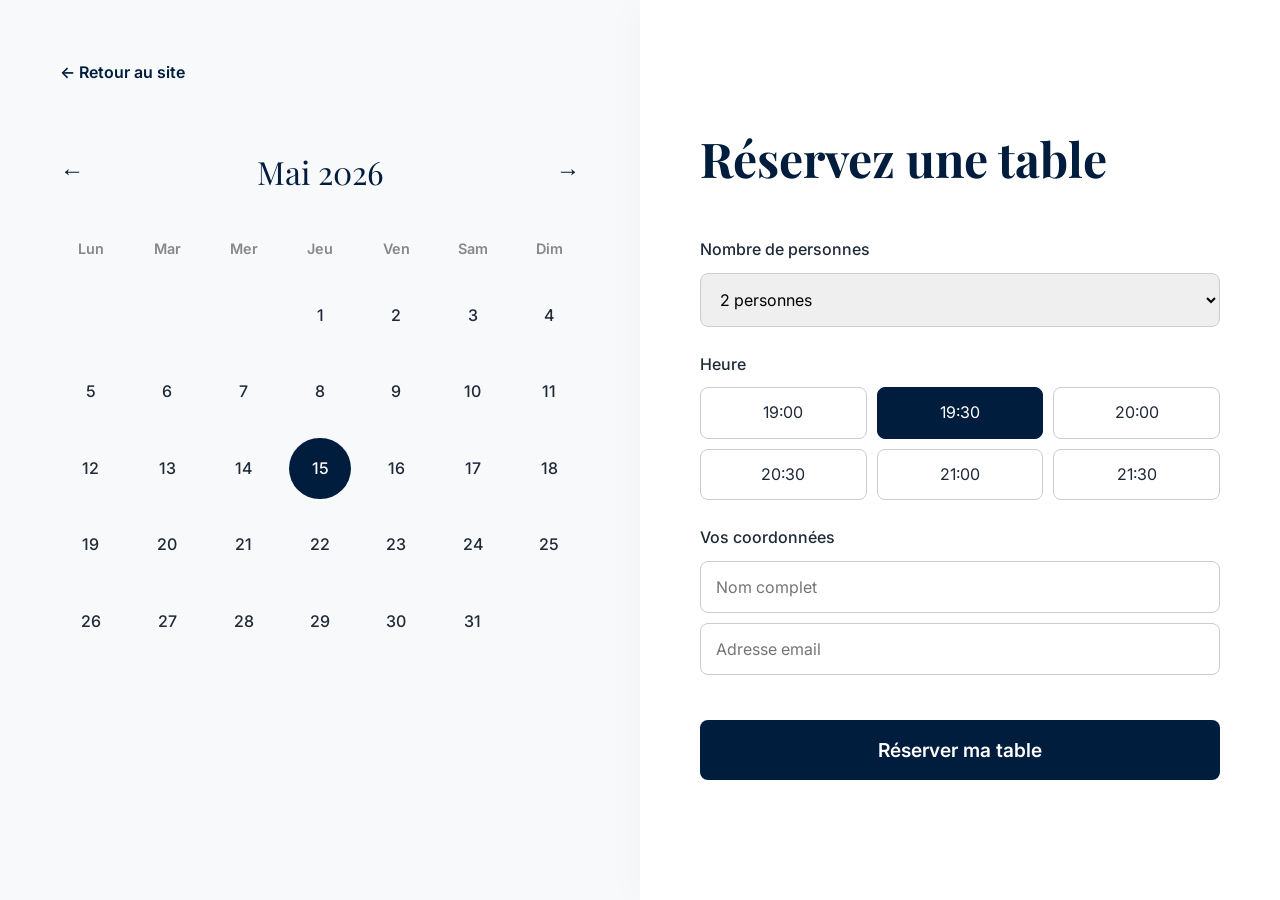
<file: reservation.html>
<!DOCTYPE html>
<html lang="fr">

<head>
    <meta charset="UTF-8">
    <meta name="viewport" content="width=device-width, initial-scale=1.0">
    <title>Réservation - Café Léa</title>
    <link rel="stylesheet" href="style.css">
    <link
        href="https://fonts.googleapis.com/css2?family=Playfair+Display:wght@400;600;700&family=Inter:wght@300;400;500;600&display=swap"
        rel="stylesheet">
</head>

<body>
    <div class="reservation-layout">
        <!-- Calendar Side -->
        <div class="res-calendar-side">
            <a href="index.html" class="res-back">&larr; Retour au site</a>

            <div class="cal-header">
                <button class="cal-nav">&larr;</button>
                <span>Mai 2026</span>
                <button class="cal-nav">&rarr;</button>
            </div>

            <div class="cal-grid" id="calendar-grid">
                <!-- Javascript will populate days -->
            </div>
        </div>

        <!-- Form Side -->
        <div class="res-form-side">
            <h2>Réservez une table</h2>
            <div class="form-group">
                <label>Nombre de personnes</label>
                <select id="res-people">
                    <option>1 personne</option>
                    <option selected>2 personnes</option>
                    <option>3 personnes</option>
                    <option>4 personnes</option>
                    <option>5+ personnes</option>
                </select>
            </div>
            <div class="form-group">
                <label>Heure</label>
                <div class="time-grid" id="time-grid">
                    <div class="time-slot">19:00</div>
                    <div class="time-slot selected">19:30</div>
                    <div class="time-slot">20:00</div>
                    <div class="time-slot">20:30</div>
                    <div class="time-slot">21:00</div>
                    <div class="time-slot">21:30</div>
                </div>
            </div>
            <div class="form-group">
                <label>Vos coordonnées</label>
                <input type="text" placeholder="Nom complet" style="margin-bottom: 10px;">
                <input type="email" placeholder="Adresse email">
            </div>
            <button class="res-submit" id="res-submit">Réserver ma table</button>
        </div>
    </div>

    <script src="app.js"></script>
</body>

</html>
</file>
<file: style.css>
:root {
    --navy: #001D3D;
    --light: #F8F9FA;
    --dark: #1F2937;
    --font-heading: 'Playfair Display', serif;
    --font-body: 'Inter', sans-serif;
    --transition: all 0.3s ease;
}

* {
    margin: 0;
    padding: 0;
    box-sizing: border-box;
    scroll-behavior: smooth;
}

body {
    font-family: var(--font-body);
    background-color: var(--light);
    color: var(--dark);
    line-height: 1.6;
}

/* Header */
.top-nav {
    position: absolute;
    top: 0;
    left: 0;
    width: 100%;
    padding: 30px 50px;
    display: flex;
    justify-content: space-between;
    align-items: center;
    z-index: 1000;
}

.logo {
    font-family: var(--font-heading);
    font-size: 2rem;
    color: #FFF;
    font-weight: 700;
}

nav {
    display: flex;
    align-items: center;
    gap: 30px;
}

.nav-btn-menu {
    color: #FFF;
    text-decoration: none;
    font-size: 0.85rem;
    font-weight: 600;
    text-transform: uppercase;
    letter-spacing: 1px;
    padding: 8px 18px;
    border: 1px solid rgba(255,255,255,0.3);
    border-radius: 30px;
    transition: var(--transition);
}

.nav-btn-menu:hover {
    background: rgba(255,255,255,0.1);
    border-color: #FFF;
    transform: translateY(-2px);
}

.nav-link {
    color: #FFF;
    text-decoration: none;
    font-size: 1rem;
    font-weight: 500;
    position: relative;
    padding-bottom: 5px;
    transition: color 0.3s ease;
}

.nav-link::after {
    content: '';
    position: absolute;
    width: 0;
    height: 2px;
    bottom: 0;
    left: 50%;
    background-color: var(--accent-gold);
    transition: all 0.3s ease;
    transform: translateX(-50%);
}

.nav-link:hover::after,
.nav-link.active::after {
    width: 100%;
}

.nav-link:hover {
    color: var(--accent-gold);
}

.nav-btn-reservation {
    background: transparent;
    color: #FFF;
    padding: 10px 24px;
    border: 1px solid #FFF;
    border-radius: 30px;
    text-decoration: none;
    font-weight: 600;
    transition: var(--transition);
}

.nav-btn-reservation:hover {
    background: rgba(255,255,255,0.1);
    transform: translateY(-2px);
}

.nav-btn-order {
    background: #C5A880; /* Gold */
    color: #FFF;
    padding: 10px 24px;
    border: 1px solid #C5A880;
    border-radius: 30px;
    text-decoration: none;
    font-weight: 600;
    text-transform: uppercase;
    letter-spacing: 1px;
    transition: var(--transition);
}

.nav-btn-order:hover {
    background: transparent;
    color: #C5A880;
    transform: translateY(-2px);
}

/* Language Switcher */
.lang-switcher {
    display: flex;
    gap: 8px;
    margin-left: 10px;
    align-items: center;
}

.lang-btn {
    text-decoration: none;
    font-size: 0.7rem;
    font-weight: 700;
    padding: 5px 10px;
    border: 1px solid rgba(255,255,255,0.2);
    border-radius: 4px;
    color: rgba(255,255,255,0.8);
    transition: var(--transition);
    text-transform: uppercase;
    letter-spacing: 0.5px;
}

.lang-btn:hover, .lang-btn.active {
    color: #FFF;
    border-color: #FFF;
    background: rgba(255,255,255,0.1);
}

/* Adjust dark/scrolled header text colors */
.scrolled .nav-link, 
.scrolled .nav-btn-reservation,
.scrolled .nav-btn-menu,
.scrolled .logo,
.scrolled .lang-btn {
    color: var(--dark);
}

.scrolled .lang-btn {
    border-color: rgba(0,0,0,0.1);
}

.scrolled .lang-btn:hover, .scrolled .lang-btn.active {
    border-color: var(--dark);
    background: rgba(0,0,0,0.05);
}
.scrolled .nav-btn-reservation,
.scrolled .nav-btn-menu {
    border-color: rgba(0,0,0,0.2);
}
.scrolled .nav-btn-reservation:hover,
.scrolled .nav-btn-menu:hover {
    background: rgba(0,0,0,0.05);
    border-color: var(--dark);
}

/* Hero Section */
.hero {
    height: 100vh;
    background-size: cover;
    background-position: center;
    position: relative;
    display: flex;
    align-items: center;
    justify-content: center;
}

.hero-overlay {
    position: absolute;
    inset: 0;
    background: rgba(0, 0, 0, 0.4);
}

.hero-content {
    position: relative;
    z-index: 2;
    text-align: center;
    color: #FFF;
}

.hero-title {
    font-family: var(--font-heading);
    font-size: 7rem;
    font-weight: 700;
    margin-bottom: 20px;
}

.hero-subtitle {
    font-size: 1.2rem;
    letter-spacing: 0.5em;
    font-weight: 300;
    text-transform: uppercase;
}

/* Weather Widget */
.weather-widget {
    margin-top: 30px;
    display: inline-flex;
    align-items: center;
    gap: 10px;
    background: rgba(255, 255, 255, 0.15);
    backdrop-filter: blur(8px);
    -webkit-backdrop-filter: blur(8px);
    padding: 12px 25px;
    border-radius: 50px;
    border: 1px solid rgba(255, 255, 255, 0.2);
    font-size: 0.95rem;
    font-weight: 500;
    letter-spacing: 1px;
    text-transform: uppercase;
    animation: fadeIn 1.5s ease;
}

#weather-icon {
    font-size: 1.3rem;
}

@keyframes fadeIn {
    from { opacity: 0; transform: translateY(10px); }
    to { opacity: 1; transform: translateY(0); }
}

/* Info Band */
.info-band {
    background-color: var(--navy);
    color: #FFF;
    padding: 80px 20px;
    text-align: center;
}

.info-band p {
    font-family: var(--font-heading);
    font-size: 2rem;
    max-width: 900px;
    margin: 0 auto;
    font-style: italic;
    line-height: 1.5;
}

/* Grid Sections (Menu/Boissons) */
.grid-section {
    max-width: 1200px;
    margin: 100px auto;
    padding: 0 40px;
    display: grid;
    grid-template-columns: 1fr 1fr;
    gap: 60px;
    align-items: center;
}

.grid-section.reverse {
    direction: rtl;
}

.grid-section.reverse>* {
    direction: ltr;
}

.grid-text h2 {
    font-family: var(--font-heading);
    font-size: 3rem;
    color: var(--navy);
    margin-bottom: 40px;
}

.menu-list {
    display: flex;
    flex-direction: column;
    gap: 25px;
}

.menu-item {
    display: flex;
    justify-content: space-between;
    border-bottom: 1px dashed #CCC;
    padding-bottom: 10px;
    font-size: 1.2rem;
}

.item-name {
    font-weight: 500;
}

.item-price {
    font-weight: 700;
    color: var(--navy);
}

.grid-image img {
    width: 100%;
    aspect-ratio: 4/5;
    object-fit: cover;
    border-radius: 20px;
    box-shadow: 0 20px 40px rgba(0, 0, 0, 0.1);
}

/* Footer */
footer {
    background-color: var(--navy);
    color: #FFF;
    padding: 60px 40px 20px;
}

.footer-content {
    max-width: 1200px;
    margin: 0 auto;
    display: grid;
    grid-template-columns: 1fr 1fr;
    gap: 40px;
    margin-bottom: 40px;
}

.footer-info h3 {
    font-family: var(--font-heading);
    font-size: 2rem;
    margin-bottom: 20px;
    color: #FFF;
}

.footer-info p {
    font-size: 1.1rem;
    margin-bottom: 10px;
    opacity: 0.8;
}

.map-placeholder {
    width: 100%;
    height: 250px;
    background: rgba(255, 255, 255, 0.1);
    border-radius: 12px;
    display: flex;
    align-items: center;
    justify-content: center;
    font-family: var(--font-heading);
    font-style: italic;
    color: rgba(255, 255, 255, 0.5);
}

.copyright {
    text-align: center;
    opacity: 0.5;
    font-size: 0.9rem;
    margin-top: 40px;
}

/* Reservation Page Layout */
.reservation-layout {
    display: flex;
    min-height: 100vh;
    background-color: var(--light);
}

.res-calendar-side {
    flex: 1;
    padding: 60px;
    display: flex;
    flex-direction: column;
}

.res-form-side {
    flex: 1;
    background: #FFF;
    padding: 60px;
    box-shadow: -10px 0 30px rgba(0, 0, 0, 0.02);
    display: flex;
    flex-direction: column;
    justify-content: center;
}

.res-back {
    text-decoration: none;
    color: var(--navy);
    font-weight: 600;
    margin-bottom: 60px;
    display: inline-block;
}

.cal-header {
    display: flex;
    justify-content: space-between;
    margin-bottom: 40px;
    font-family: var(--font-heading);
    font-size: 2rem;
    color: var(--navy);
}

.cal-nav {
    background: none;
    border: none;
    font-size: 1.5rem;
    cursor: pointer;
    color: var(--navy);
}

/* Grid for actual calendar dates */
.cal-grid {
    display: grid;
    grid-template-columns: repeat(7, 1fr);
    gap: 15px;
    text-align: center;
}

.cal-day-name {
    font-weight: 600;
    font-size: 0.9rem;
    color: #888;
    margin-bottom: 10px;
}

.cal-day {
    aspect-ratio: 1;
    display: flex;
    align-items: center;
    justify-content: center;
    border-radius: 50%;
    cursor: pointer;
    font-weight: 500;
    transition: var(--transition);
}

.cal-day:hover:not(.empty) {
    background: #E5E7EB;
}

.cal-day.selected {
    background: var(--navy);
    color: #FFF;
}

.cal-day.empty {
    cursor: default;
}

/* Form Elements */
.res-form-side h2 {
    font-family: var(--font-heading);
    font-size: 3rem;
    color: var(--navy);
    margin-bottom: 40px;
}

.form-group {
    margin-bottom: 25px;
}

.form-group label {
    display: block;
    margin-bottom: 10px;
    font-weight: 500;
    color: var(--dark);
}

.form-group input,
.form-group select {
    width: 100%;
    padding: 15px;
    border: 1px solid #CCC;
    border-radius: 8px;
    font-family: var(--font-body);
    font-size: 1rem;
}

.time-grid {
    display: grid;
    grid-template-columns: repeat(3, 1fr);
    gap: 10px;
}

.time-slot {
    padding: 12px;
    border: 1px solid #CCC;
    border-radius: 8px;
    text-align: center;
    cursor: pointer;
    transition: var(--transition);
}

.time-slot:hover {
    border-color: var(--navy);
    color: var(--navy);
}

.time-slot.selected {
    background: var(--navy);
    color: #FFF;
    border-color: var(--navy);
}

.res-submit {
    width: 100%;
    padding: 18px;
    background: var(--navy);
    color: #FFF;
    border: none;
    border-radius: 8px;
    font-family: var(--font-body);
    font-size: 1.2rem;
    font-weight: 600;
    cursor: pointer;
    margin-top: 20px;
    transition: var(--transition);
}

.res-submit:hover {
    opacity: 0.9;
    transform: translateY(-2px);
}

/* --- REVIEWS SECTION --- */
.reviews-section {
    padding: 5rem 0;
    background-color: #F8F9FA;
    border-top: 1px solid #EBEBEB;
}

.reviews-container {
    max-width: 1000px;
    margin: 0 auto;
    padding: 0 4%;
}

.reviews-header {
    text-align: center;
    margin-bottom: 4rem;
}

.section-title {
    font-family: var(--font-heading);
    font-size: 2.5rem;
    color: var(--navy);
    margin-bottom: 1rem;
}

.section-subtitle {
    color: var(--text-muted);
    font-size: 1.1rem;
    letter-spacing: 1px;
}

.reviews-grid {
    display: grid;
    grid-template-columns: repeat(auto-fill, minmax(300px, 1fr));
    gap: 2rem;
    margin-bottom: 4rem;
}

.review-card {
    background: white;
    padding: 2rem;
    border-radius: 8px;
    box-shadow: 0 5px 20px rgba(0,0,0,0.03);
    transition: transform 0.3s ease;
}

.review-card:hover {
    transform: translateY(-5px);
}

.review-card-header {
    display: flex;
    justify-content: space-between;
    align-items: center;
    margin-bottom: 1rem;
}

.review-author {
    font-weight: 600;
    color: var(--dark);
}

.review-date {
    font-size: 0.8rem;
    color: #999;
}

.review-stars {
    color: var(--accent-gold);
    margin-bottom: 1rem;
    font-size: 1.1rem;
}

.review-text {
    font-size: 0.95rem;
    color: #555;
    line-height: 1.6;
    font-style: italic;
}

.review-form-container {
    background: white;
    padding: 3rem;
    border-radius: 8px;
    box-shadow: 0 5px 30px rgba(0,0,0,0.05);
    max-width: 700px;
    margin: 0 auto;
}

.review-form-container h3 {
    font-family: var(--font-heading);
    font-size: 1.8rem;
    margin-bottom: 2rem;
    color: var(--navy);
    text-align: center;
}

.star-rating-input {
    display: flex;
    gap: 10px;
    font-size: 2rem;
    color: #DDD;
    cursor: pointer;
    margin-bottom: 10px;
    justify-content: center;
}

.star-rating-input .star:hover,
.star-rating-input .star.active {
    color: var(--accent-gold);
}

.btn-submit-review {
    width: 100%;
    background: var(--navy);
    color: white;
    border: none;
    padding: 1rem;
    font-weight: 600;
    text-transform: uppercase;
    letter-spacing: 1px;
    border-radius: 4px;
    cursor: pointer;
    transition: var(--transition);
}

.btn-submit-review:hover {
    background: var(--accent-gold);
}

@media (max-width: 900px) {

    .grid-section,
    .footer-content,
    .reservation-layout {
        grid-template-columns: 1fr;
        flex-direction: column;
    }

    .hero-title {
        font-size: 4rem;
    }

    .info-band p {
        font-size: 1.5rem;
    }

    .top-nav {
        flex-direction: column;
        gap: 20px;
        padding: 20px;
    }
}
</file>
